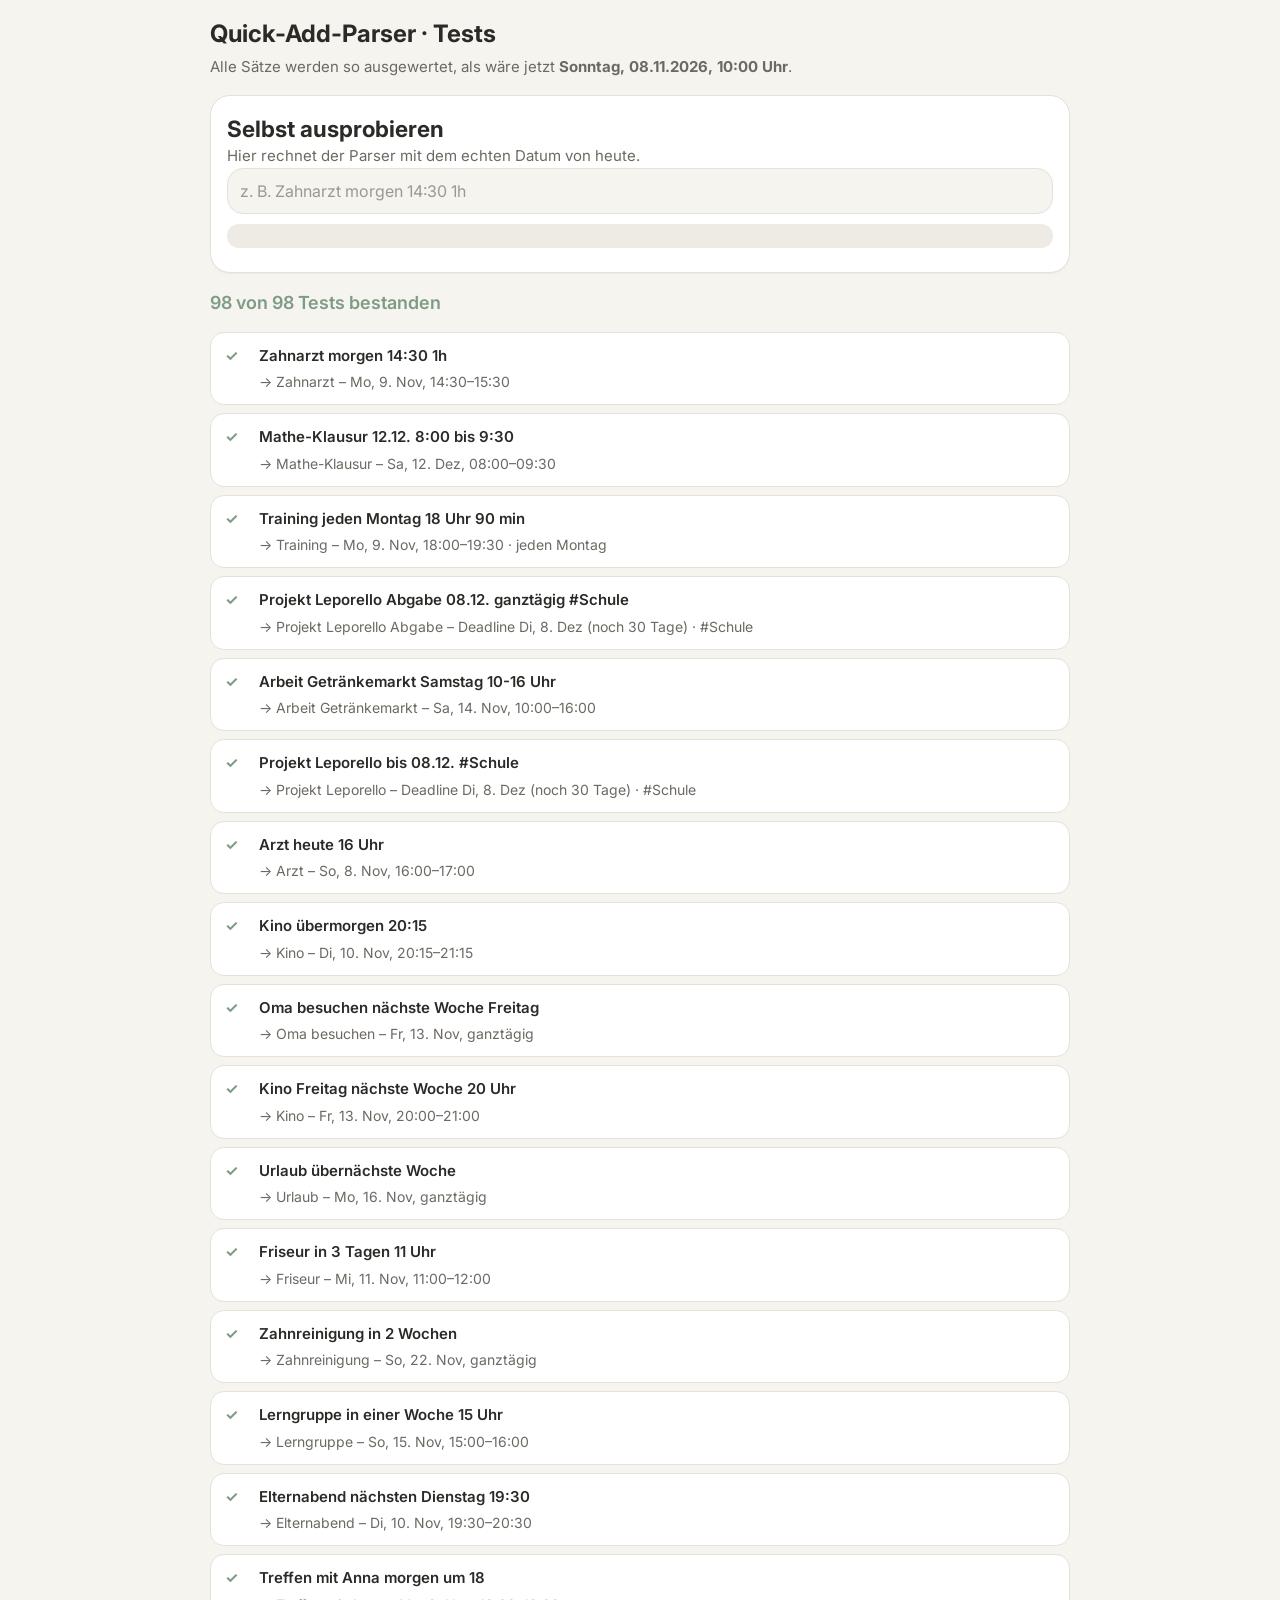
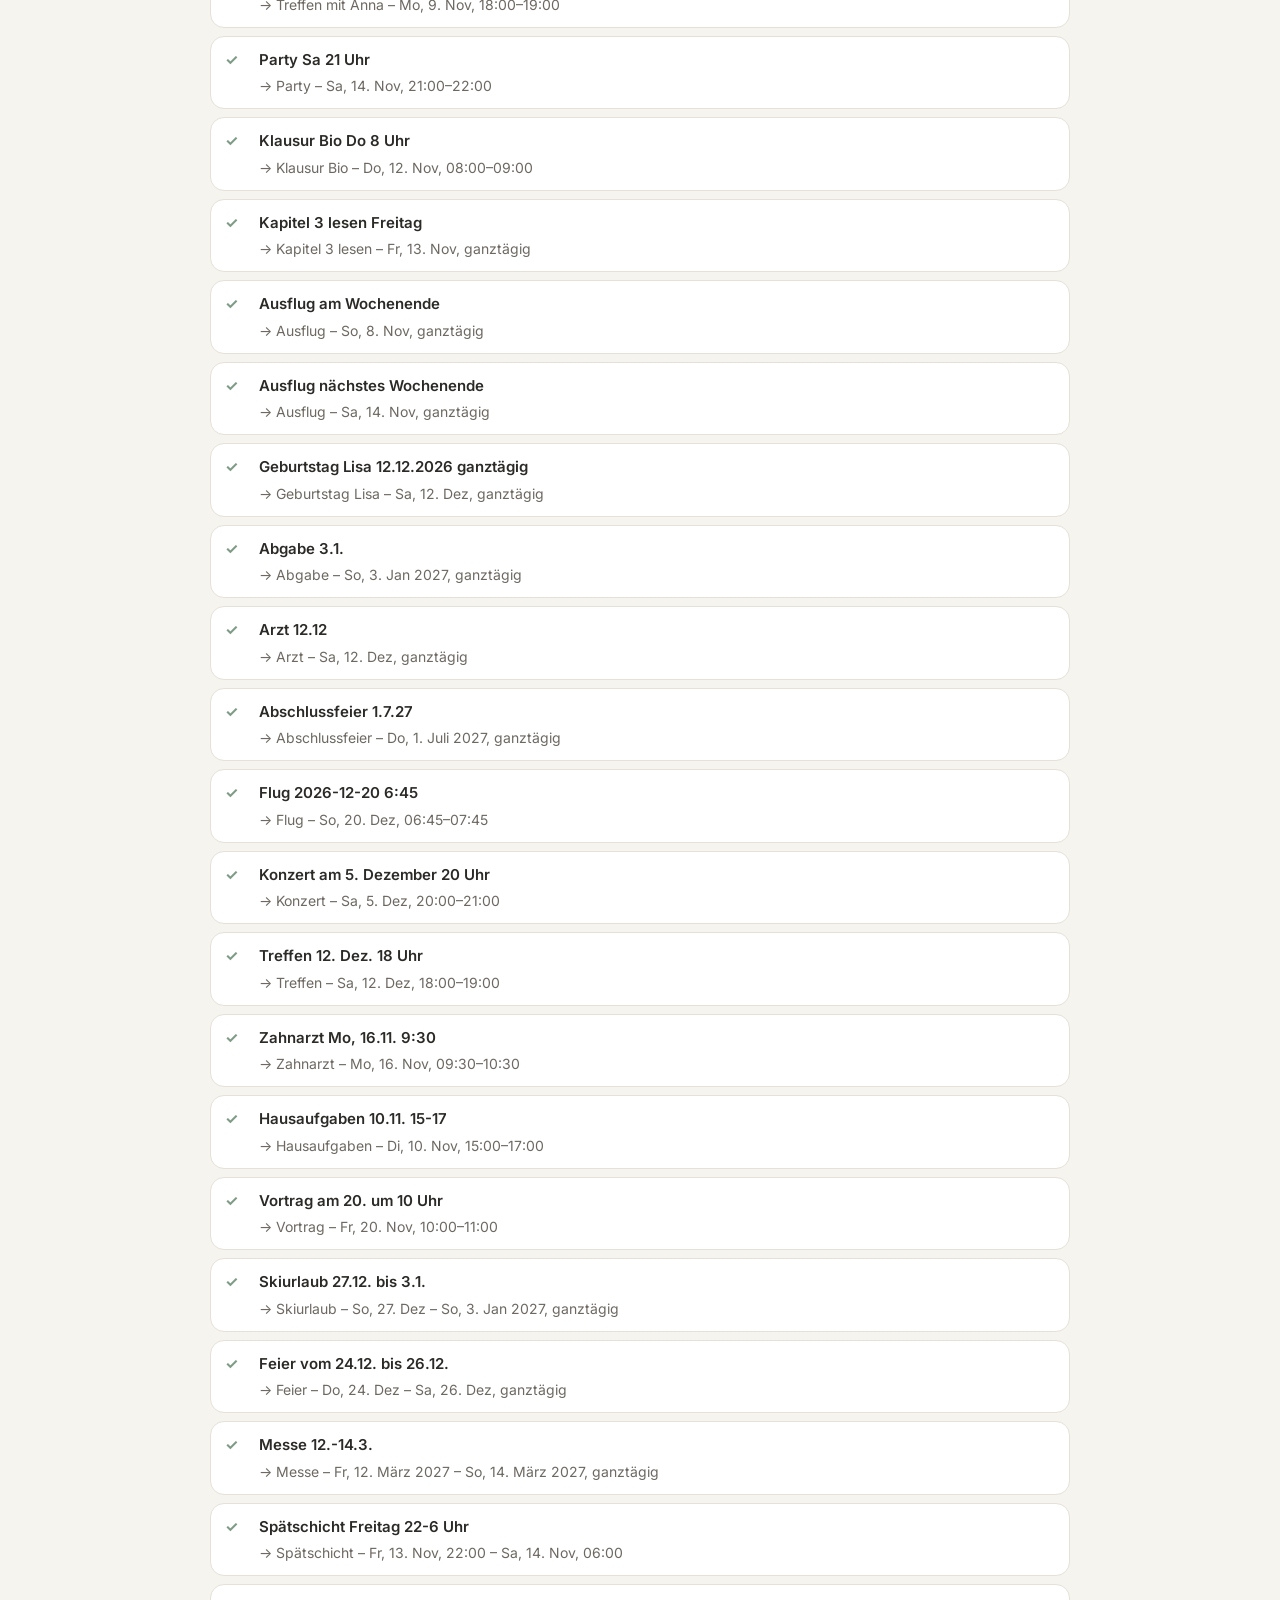
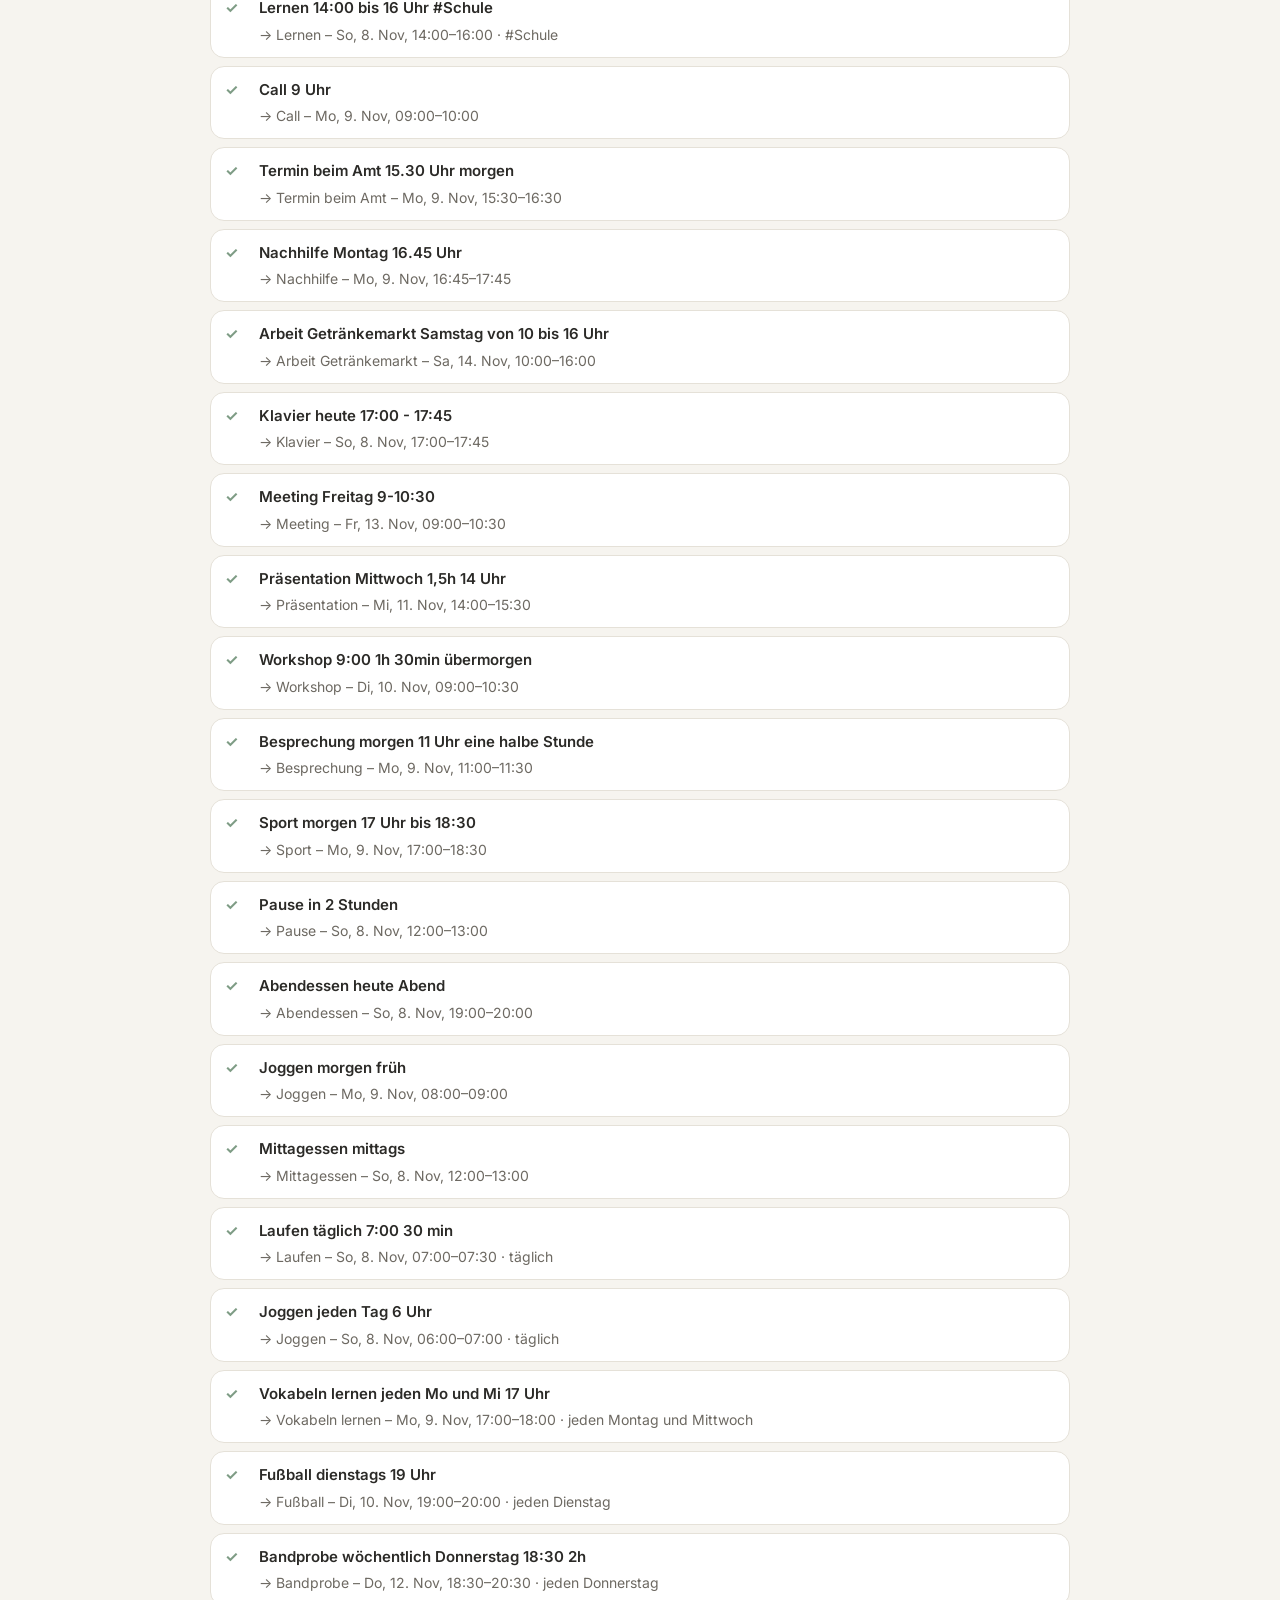
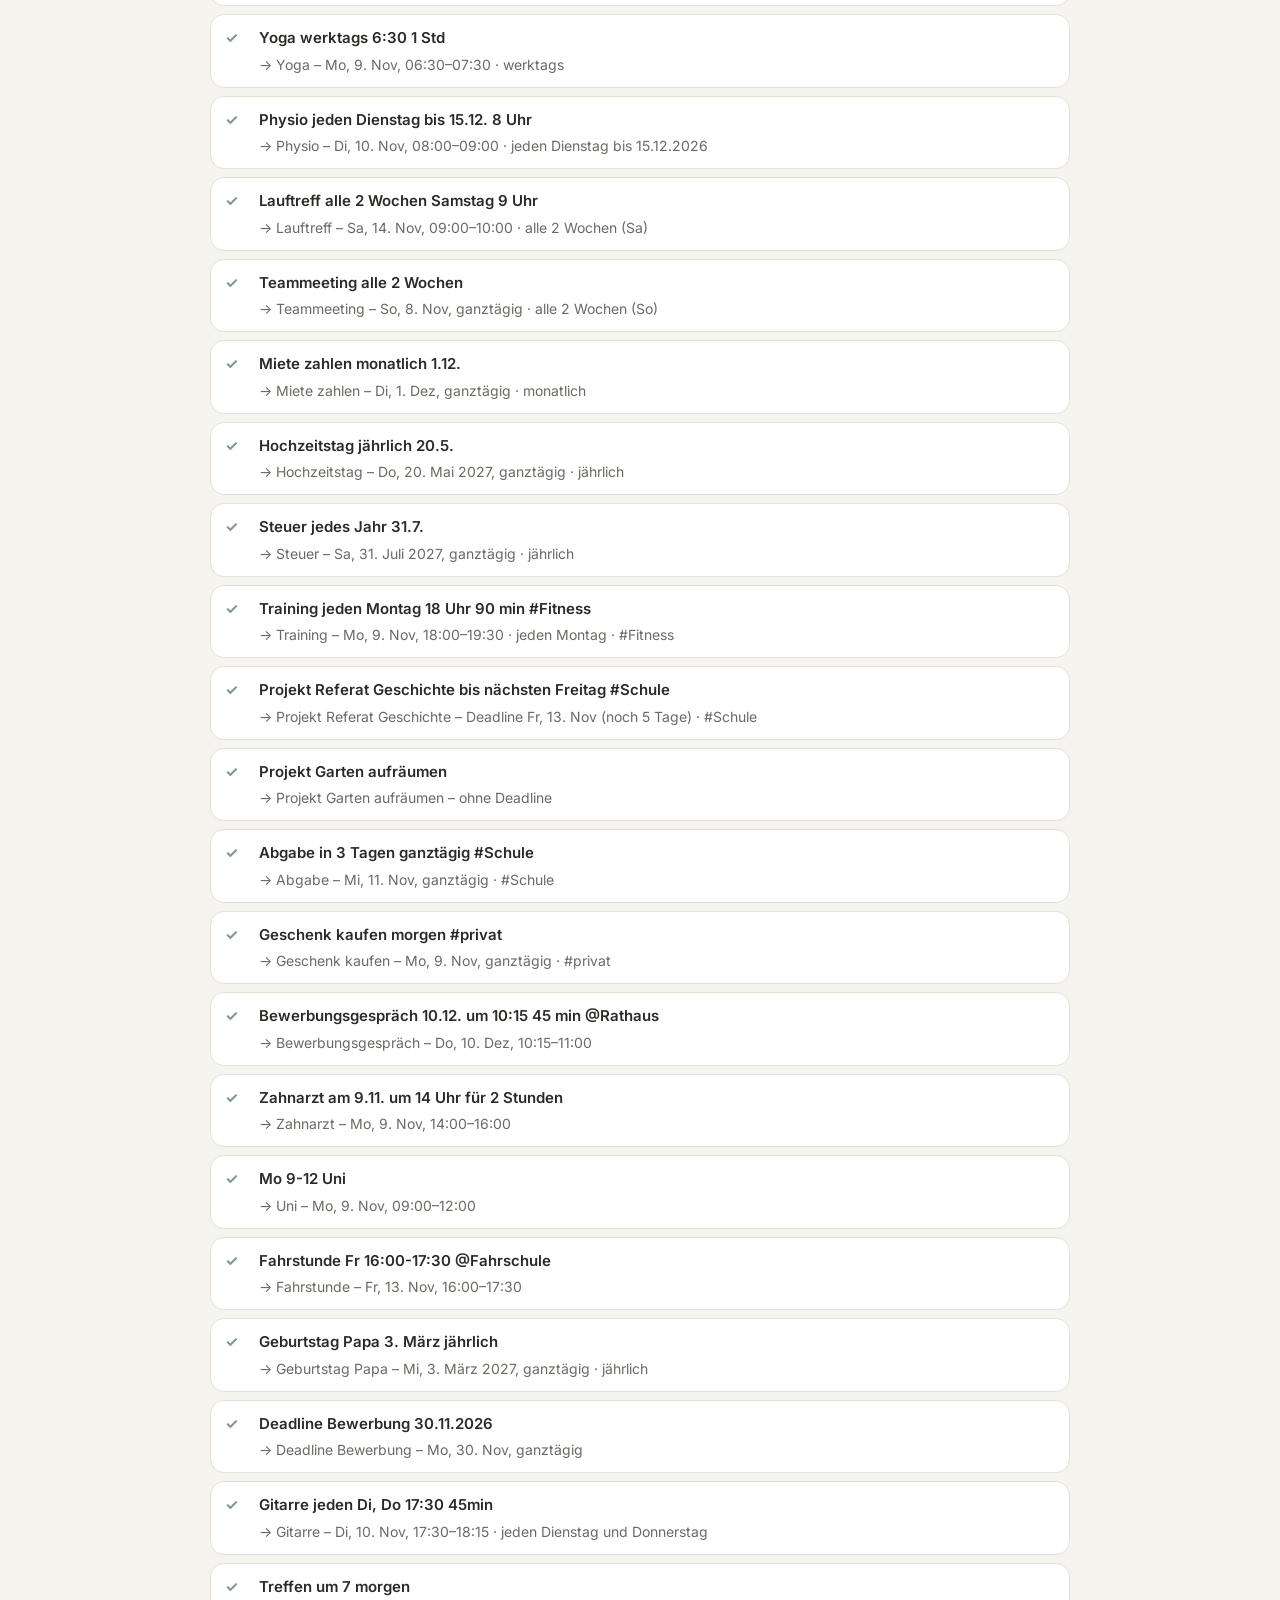
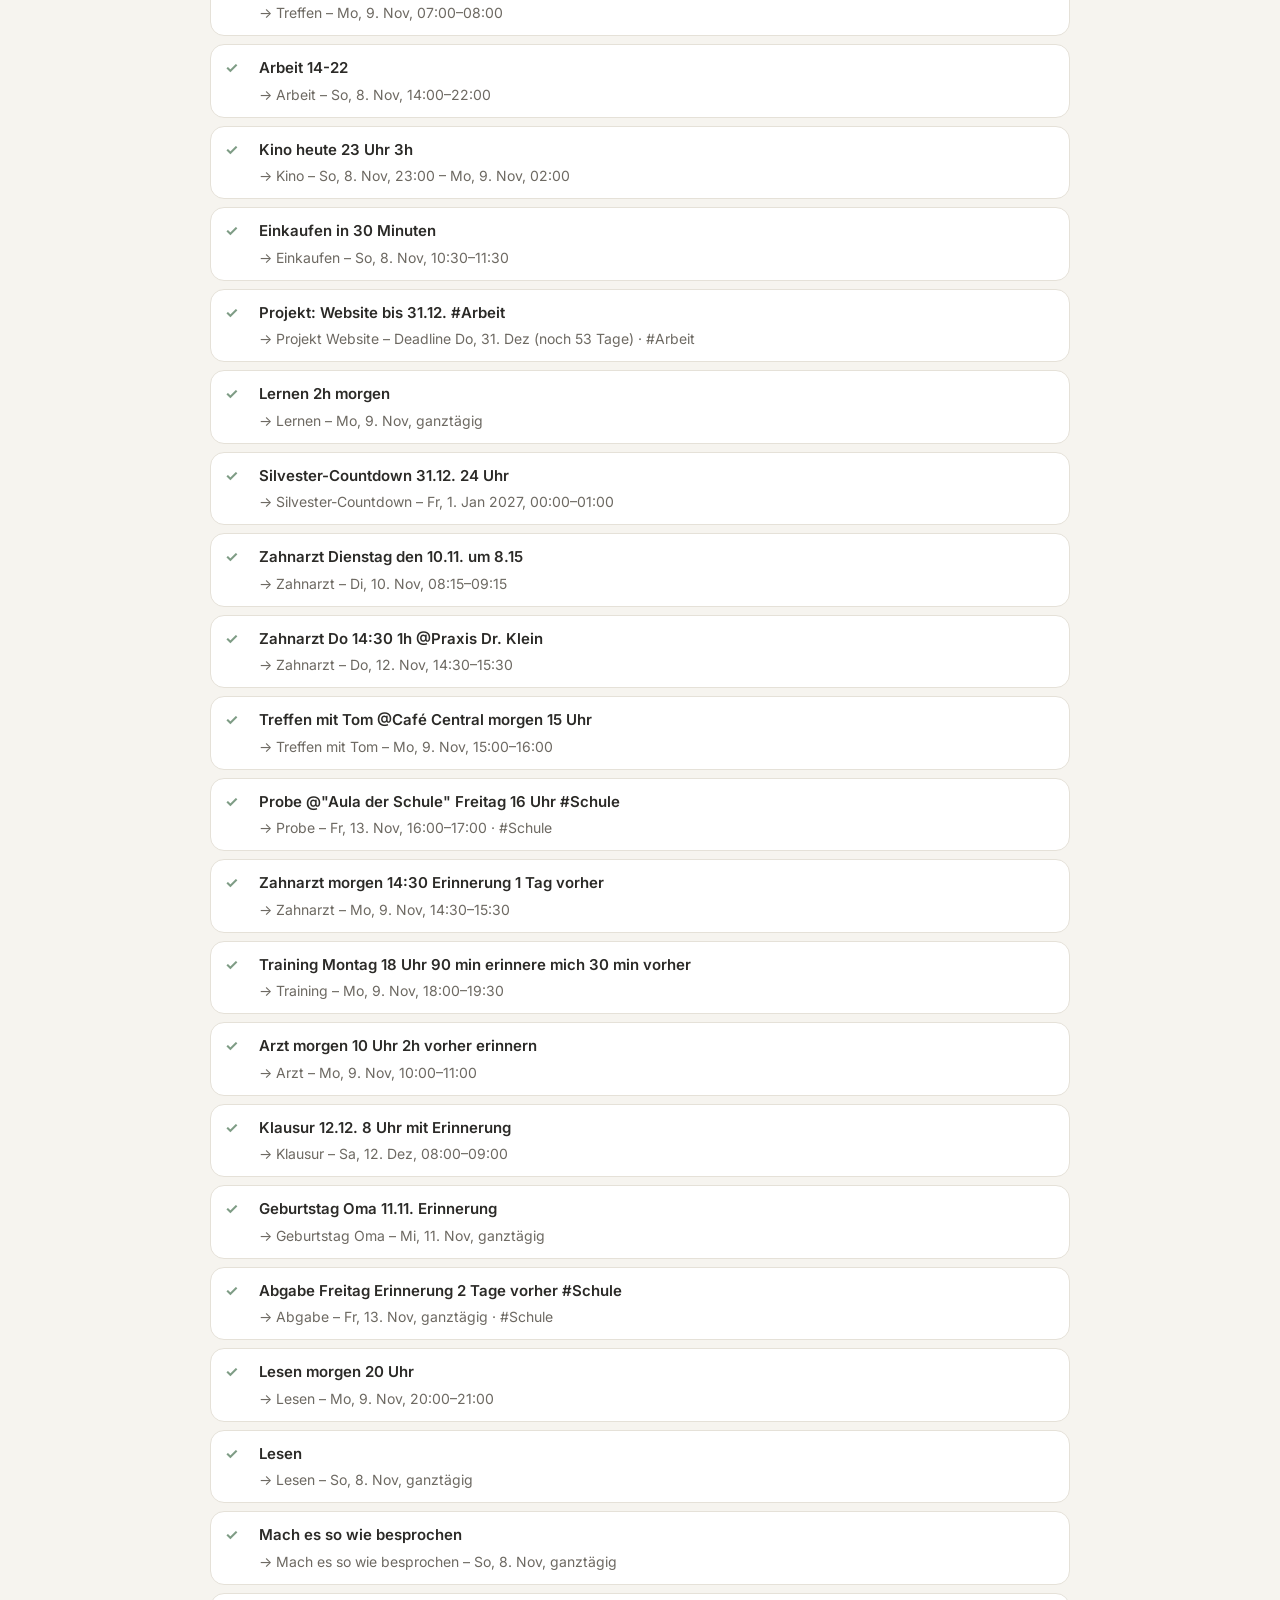
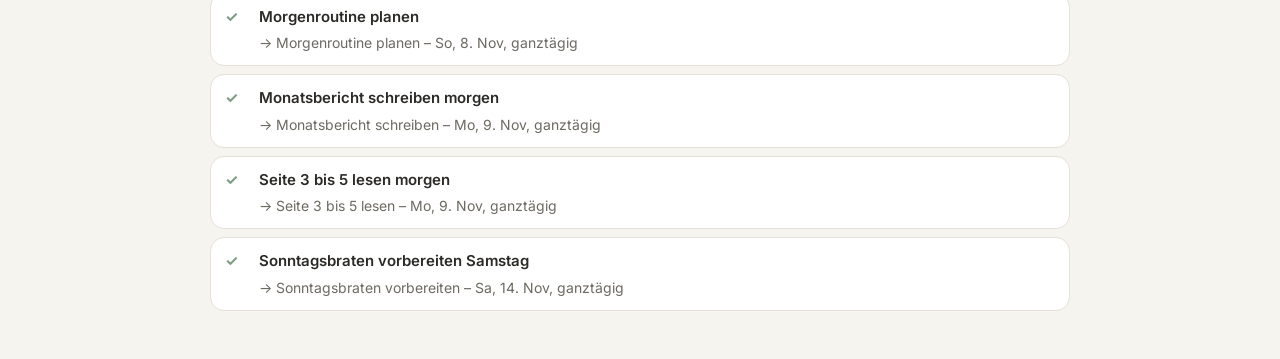
<file: tests/parser-tests.html>
<!DOCTYPE html>
<!--
  Testseite für den Quick-Add-Parser des Kalenders.
  Öffnen: Doppelklick auf diese Datei.
  Grün = Satz wird richtig erkannt, Rot = Abweichung.
  Unten kannst du eigene Sätze ausprobieren.
-->
<html lang="de">
<head>
  <meta charset="UTF-8">
  <meta name="viewport" content="width=device-width, initial-scale=1">
  <title>Parser-Tests – Habit Tracker</title>
  <link rel="stylesheet" href="https://fonts.googleapis.com/css2?family=Inter:wght@400;500;600;700&display=swap">
  <link rel="stylesheet" href="../styles.css">
  <style>
    /* Nur für diese Testseite – nutzt die Design-Variablen der App */
    body { padding: var(--abstand-l, 24px) 16px 48px; }
    .test-rahmen { max-width: 860px; margin: 0 auto; display: grid; gap: 16px; }
    .test-kopf h1 { margin: 0 0 4px; font-size: 1.5rem; }
    .test-kopf p { margin: 0; color: var(--text-2); }
    .test-zusammenfassung { font-weight: 600; font-size: 1.125rem; }
    .test-zusammenfassung.ok { color: var(--farbe-salbei); }
    .test-zusammenfassung.fehler { color: var(--farbe-koralle); }
    .test-liste { display: grid; gap: 8px; }
    .test-fall { display: grid; grid-template-columns: 24px 1fr; gap: 4px 10px; padding: 12px 14px;
      border: 1px solid var(--linie); border-radius: 14px; background: var(--flaeche); }
    .test-fall .zeichen { font-weight: 700; }
    .test-fall.ok .zeichen { color: var(--farbe-salbei); }
    .test-fall.fehler { border-color: var(--farbe-koralle); }
    .test-fall.fehler .zeichen { color: var(--farbe-koralle); }
    .test-satz { font-weight: 600; }
    .test-ergebnis, .test-abweichung { grid-column: 2; font-size: 0.875rem; color: var(--text-2); }
    .test-abweichung { color: var(--farbe-koralle); }
    .test-probe input { width: 100%; }
    .test-probe pre { white-space: pre-wrap; font-size: 0.8125rem; background: var(--flaeche-2);
      border-radius: 14px; padding: 12px; margin: 10px 0 0; overflow-x: auto; }
    .test-vorschau { font-weight: 600; margin-top: 10px; }
  </style>
</head>
<body>
  <main class="test-rahmen">
    <div class="test-kopf">
      <h1>Quick-Add-Parser · Tests</h1>
      <p>Alle Sätze werden so ausgewertet, als wäre jetzt <strong>Sonntag, 08.11.2026, 10:00 Uhr</strong>.</p>
    </div>

    <section class="karte test-probe">
      <h2 style="margin-top:0">Selbst ausprobieren</h2>
      <p style="color:var(--text-2);margin-top:0">Hier rechnet der Parser mit dem echten Datum von heute.</p>
      <input id="probe" class="eingabe" type="text" placeholder="z. B. Zahnarzt morgen 14:30 1h" autocomplete="off">
      <div class="test-vorschau" id="probe-vorschau"></div>
      <pre id="probe-ergebnis"></pre>
    </section>

    <div class="test-zusammenfassung" id="zusammenfassung"></div>
    <div class="test-liste" id="liste"></div>
  </main>

  <script src="../calendar-parser.js"></script>
  <script src="parser-tests.js"></script>
  <script>
    // Hell/Dunkel wie im System
    if (matchMedia('(prefers-color-scheme: dark)').matches) document.documentElement.dataset.theme = 'dark';

    const esc = t => String(t).replace(/[&<>"]/g, z => ({ '&': '&amp;', '<': '&lt;', '>': '&gt;', '"': '&quot;' }[z]));

    // Alle Tests ausführen und anzeigen
    let bestanden = 0;
    const html = TESTFAELLE.map(fall => {
      let ergebnis, fehler;
      try {
        ({ ergebnis, fehler } = testPruefen(fall));
      } catch (f) {
        fehler = ['Absturz: ' + f.message];
      }
      if (!fehler.length) bestanden++;
      return `<div class="test-fall ${fehler.length ? 'fehler' : 'ok'}">
        <span class="zeichen">${fehler.length ? '✗' : '✓'}</span>
        <span class="test-satz">${esc(fall.satz)}</span>
        ${ergebnis ? `<span class="test-ergebnis">→ ${esc(QuickAdd.beschreibung(ergebnis, TEST_JETZT))}${ergebnis.kategorie ? ' · #' + esc(ergebnis.kategorie) : ''}</span>` : ''}
        ${fehler.map(f => `<span class="test-abweichung">${esc(f)}</span>`).join('')}
      </div>`;
    }).join('');
    document.getElementById('liste').innerHTML = html;
    const z = document.getElementById('zusammenfassung');
    z.textContent = `${bestanden} von ${TESTFAELLE.length} Tests bestanden`;
    z.className = 'test-zusammenfassung ' + (bestanden === TESTFAELLE.length ? 'ok' : 'fehler');

    // Eingabefeld zum Ausprobieren
    const probe = document.getElementById('probe');
    probe.addEventListener('input', () => {
      if (!probe.value.trim()) {
        document.getElementById('probe-vorschau').textContent = '';
        document.getElementById('probe-ergebnis').textContent = '';
        return;
      }
      const e = QuickAdd.parse(probe.value);
      document.getElementById('probe-vorschau').textContent = QuickAdd.beschreibung(e) + (e.kategorie ? ' · #' + e.kategorie : '');
      document.getElementById('probe-ergebnis').textContent = JSON.stringify(e, null, 2);
    });
  </script>
</body>
</html>
</file>
<file: styles.css>
/* =========================================================
   styles.css – So sieht die App aus

   Aufbau dieser Datei:
   1. DESIGN-EINSTELLUNGEN  ← Hier änderst du Farben, Schrift, Abstände
   2. Grundlagen
   3. Navigation
   4. Seiten-Bausteine (Karten, Knöpfe, Icons ...)
   5. Anpassungen für den Laptop
   ========================================================= */


/* =========================================================
   1. DESIGN-EINSTELLUNGEN
   Alles, was das Aussehen bestimmt, steht hier an EINER Stelle.
   ========================================================= */
:root {
  /* ---- Schrift ---- */
  --schrift: 'Inter', system-ui, -apple-system, 'Segoe UI', Roboto, sans-serif;
  --schrift-zitat: 'Lora', Georgia, 'Times New Roman', serif; /* nur für die Zitate der Weisheit */
  --schrift-klein: 0.8125rem;   /* 13px – kleine Hinweise */
  --schrift-normal: 0.9375rem;  /* 15px – normaler Text */
  --schrift-gross: 1.0625rem;   /* 17px – Überschriften in Karten */
  --schrift-titel: 1.625rem;    /* 26px – Seitentitel */

  /* ---- Abstände ---- */
  --abstand-xs: 4px;
  --abstand-s: 8px;
  --abstand-m: 12px;
  --abstand-l: 16px;
  --abstand-xl: 24px;
  --abstand-xxl: 36px;

  /* ---- Rundungen der Ecken ---- */
  --rundung-klein: 10px;
  --rundung: 16px;
  --rundung-gross: 20px;
  --rundung-voll: 999px;

  /* ---- Animationen ---- */
  --dauer-kurz: 150ms;
  --dauer: 260ms;
  --kurve: cubic-bezier(0.2, 0.8, 0.2, 1);

  /* ---- Maße ---- */
  --navi-hoehe: 64px;           /* Höhe der unteren Leiste am Handy */
  --seitenleiste-breite: 232px; /* Breite der linken Leiste am Laptop */
  --inhalt-breite: 640px;       /* maximale Breite des Inhalts */

  /* ---- Kategorie-Farben (matt & gedämpft) ----
     Jede Kategorie bekommt eine dieser Farben.
     Neue Farbe? Hier eintragen UND in config.js bei "farben" ergänzen. */
  --farbe-salbei: #7e9c85;
  --farbe-terrakotta: #c2785b;
  --farbe-staubblau: #6e8dad;
  --farbe-sand: #bf9f72;
  --farbe-pflaume: #8c6889;
  --farbe-ocker: #c09538;
  --farbe-moos: #74844f;
  --farbe-rose: #bf8790;
  --farbe-petrol: #4e8789;
  --farbe-lavendel: #8e86b3;
  --farbe-ton: #a0735c;
  --farbe-schiefer: #6c7684;
  --farbe-koralle: #cc8670;
  --farbe-minze: #72a493;

  /* Wie stark die runden Icon-Felder eingefärbt sind (0% = gar nicht) */
  --toenung: 15%;

  /* ---- Farben im HELLEN Modus ---- */
  --hintergrund: #f6f4ef;   /* Seitenhintergrund (warmes Off-White) */
  --flaeche: #ffffff;       /* Karten */
  --flaeche-2: #eeebe4;     /* leicht abgesetzte Flächen */
  --linie: #e5e1d8;         /* feine Trennlinien */
  --text: #2b2a27;          /* Haupttext */
  --text-2: #6d6962;        /* Nebentext */
  --text-3: #9d988f;        /* ganz leiser Text */
  --akzent: var(--farbe-salbei);  /* Hauptfarbe der App */
  --akzent-text: #557360;   /* Akzentfarbe für Schrift (etwas dunkler, gut lesbar) */
  --auf-akzent: #ffffff;    /* Schrift auf akzentfarbigen Knöpfen */
  --gefahr: #b4614b;        /* für "Löschen" & Warnungen */
  --jetzt-linie: var(--gefahr); /* Strich für die aktuelle Uhrzeit im Kalender */
  --schatten: 0 1px 2px rgba(45, 38, 25, 0.04);
  color-scheme: light;
}

/* ---- Farben im DUNKLEN Modus ----
   app.js setzt data-theme="dark", wenn Dunkel gewählt ist
   (oder "System" und das Handy/der Laptop gerade dunkel ist). */
:root[data-theme="dark"] {
  --hintergrund: #191a19;
  --flaeche: #222422;
  --flaeche-2: #2b2e2b;
  --linie: #323532;
  --text: #e8e6e1;
  --text-2: #a7a39b;
  --text-3: #75726c;
  --akzent-text: #a3c2ab;
  --auf-akzent: #161816;
  --gefahr: #d1836d;
  --toenung: 20%;
  --schatten: none;
  color-scheme: dark;
}


/* =========================================================
   2. Grundlagen
   ========================================================= */
*,
*::before,
*::after {
  box-sizing: border-box;
}

html {
  -webkit-text-size-adjust: 100%;
}

body {
  margin: 0;
  min-height: 100vh;
  background: var(--hintergrund);
  color: var(--text);
  font-family: var(--schrift);
  font-size: var(--schrift-normal);
  line-height: 1.5;
  -webkit-font-smoothing: antialiased;
  -webkit-tap-highlight-color: transparent;
  transition: background-color var(--dauer) ease, color var(--dauer) ease;
}

h1, h2, h3, p {
  margin: 0;
}

button {
  font: inherit;
  color: inherit;
}

/* Sichtbarer Rahmen, wenn man mit der Tastatur bedient */
:focus-visible {
  outline: 2px solid var(--akzent);
  outline-offset: 2px;
}

[hidden] {
  display: none !important;
}

/* Icons haben immer eine einheitliche Strichstärke */
svg.lucide {
  stroke-width: 2;
  flex-shrink: 0;
}


/* =========================================================
   3. Navigation (am Handy: Leiste unten)
   ========================================================= */
.navigation {
  position: fixed;
  left: 0;
  right: 0;
  bottom: 0;
  z-index: 20;
  display: flex;
  justify-content: space-around;
  height: calc(var(--navi-hoehe) + env(safe-area-inset-bottom));
  padding-bottom: env(safe-area-inset-bottom);
  background: var(--flaeche);
  border-top: 1px solid var(--linie);
}

/* Logo-Zeile – nur am Laptop sichtbar */
.navigation-marke {
  display: none;
}

.navi-punkt {
  flex: 1;
  display: flex;
  flex-direction: column;
  align-items: center;
  justify-content: center;
  gap: 2px;
  color: var(--text-3);
  text-decoration: none;
  font-size: 0.6875rem;
  font-weight: 500;
  transition: color var(--dauer-kurz) ease;
}

.navi-icon {
  display: grid;
  place-items: center;
  width: 52px;
  height: 30px;
  border-radius: var(--rundung-voll);
  transition: background-color var(--dauer) var(--kurve);
}

.navi-icon svg {
  width: 21px;
  height: 21px;
}

.navi-punkt.aktiv {
  color: var(--text);
}

.navi-punkt.aktiv .navi-icon {
  color: var(--akzent-text);
  background: color-mix(in srgb, var(--akzent) var(--toenung), transparent);
}


/* =========================================================
   4. Seiten-Bausteine
   ========================================================= */
.inhalt {
  max-width: var(--inhalt-breite);
  margin: 0 auto;
  padding: var(--abstand-xl) var(--abstand-l);
  padding-top: calc(var(--abstand-xl) + env(safe-area-inset-top));
  padding-bottom: calc(var(--navi-hoehe) + env(safe-area-inset-bottom) + var(--abstand-xl));
}

.seite {
  display: flex;
  flex-direction: column;
  gap: var(--abstand-l);
  animation: einblenden var(--dauer) var(--kurve);
}

@keyframes einblenden {
  from { opacity: 0; transform: translateY(6px); }
  to   { opacity: 1; transform: none; }
}

/* ---- Seitenkopf (Titel + Untertitel) ---- */
.seiten-kopf {
  padding: var(--abstand-s) var(--abstand-xs) var(--abstand-xs);
}

.seiten-kopf h1 {
  font-size: var(--schrift-titel);
  font-weight: 700;
  letter-spacing: -0.02em;
  line-height: 1.2;
}

.seiten-kopf p {
  margin-top: var(--abstand-xs);
  color: var(--text-2);
}

/* ---- Karte (weiße Fläche mit feiner Linie) ---- */
.karte {
  background: var(--flaeche);
  border: 1px solid var(--linie);
  border-radius: var(--rundung-gross);
  padding: var(--abstand-l) var(--abstand-l) var(--abstand-xl);
  box-shadow: var(--schatten);
}

.karten-titel {
  font-size: var(--schrift-gross);
  font-weight: 600;
  letter-spacing: -0.01em;
}

.karten-text {
  margin-top: var(--abstand-xs);
  color: var(--text-2);
  font-size: var(--schrift-klein);
}

.karte > * + .auswahl-gruppe,
.karte > * + .farb-raster {
  margin-top: var(--abstand-l);
}

/* ---- Rundes, eingefärbtes Icon-Feld ----
   Die Farbe kommt von der Variable --kat (z. B. style="--kat: var(--farbe-salbei)"). */
.icon-feld {
  display: grid;
  place-items: center;
  width: 40px;
  height: 40px;
  border-radius: var(--rundung-voll);
  color: var(--kat, var(--akzent));
  background: color-mix(in srgb, var(--kat, var(--akzent)) var(--toenung), transparent);
  flex-shrink: 0;
}

.icon-feld svg {
  width: 20px;
  height: 20px;
}

.icon-feld.gross {
  width: 56px;
  height: 56px;
}

.icon-feld.gross svg {
  width: 26px;
  height: 26px;
}

/* ---- Auswahl-Knöpfe nebeneinander (z. B. System / Hell / Dunkel) ---- */
.auswahl-gruppe {
  display: flex;
  gap: var(--abstand-xs);
  padding: var(--abstand-xs);
  background: var(--flaeche-2);
  border-radius: var(--rundung);
}

.auswahl-knopf {
  flex: 1;
  display: flex;
  align-items: center;
  justify-content: center;
  gap: 6px;
  min-width: 0;
  min-height: 42px;
  padding: var(--abstand-s);
  border: 0;
  border-radius: var(--rundung-klein);
  background: transparent;
  color: var(--text-2);
  font-weight: 500;
  cursor: pointer;
  transition: background-color var(--dauer-kurz) ease, color var(--dauer-kurz) ease;
}

.auswahl-knopf svg {
  width: 17px;
  height: 17px;
}

.auswahl-knopf.aktiv,
.auswahl-knopf:has(input:checked) {
  background: var(--flaeche);
  color: var(--text);
  box-shadow: 0 0 0 1px var(--linie);
}

/* Bei Formularen steckt im Knopf ein unsichtbares Auswahlfeld */
.auswahl-knopf {
  position: relative;
}

.auswahl-knopf:has(input:focus-visible) {
  outline: 2px solid var(--akzent);
  outline-offset: 1px;
}

/* ---- Fortschrittsring ---- */
.ring-karte {
  display: flex;
  align-items: center;
  gap: var(--abstand-xl);
  padding-bottom: var(--abstand-l);
}

.ring {
  position: relative;
  width: 112px;
  height: 112px;
  flex-shrink: 0;
}

.ring svg {
  width: 100%;
  height: 100%;
  transform: rotate(-90deg);
}

.ring circle {
  fill: none;
  stroke-width: 10;
}

.ring-spur {
  stroke: var(--flaeche-2);
}

.ring-balken {
  stroke: var(--akzent);
  stroke-linecap: round;
  transition: stroke-dashoffset 600ms var(--kurve), opacity var(--dauer-kurz) ease;
}

.ring-text {
  position: absolute;
  inset: 0;
  display: flex;
  flex-direction: column;
  align-items: center;
  justify-content: center;
  line-height: 1.1;
}

.ring-text strong {
  font-size: 1.5rem;
  font-weight: 700;
  letter-spacing: -0.02em;
}

.ring-text span {
  color: var(--text-3);
  font-size: 0.75rem;
}

/* ---- Leerer Zustand / Platzhalter ---- */
.leer {
  display: flex;
  flex-direction: column;
  align-items: center;
  gap: var(--abstand-s);
  padding: var(--abstand-xxl) var(--abstand-l);
  text-align: center;
}

.leer .icon-feld {
  margin-bottom: var(--abstand-s);
}

.leer p {
  max-width: 34ch;
  color: var(--text-2);
  font-size: var(--schrift-klein);
}

/* ---- Farbpalette (Vorschau in den Einstellungen) ---- */
.farb-raster {
  display: grid;
  grid-template-columns: repeat(auto-fill, minmax(132px, 1fr));
  gap: var(--abstand-s);
}

.farb-muster {
  display: flex;
  align-items: center;
  gap: var(--abstand-m);
  padding: var(--abstand-s);
  border-radius: var(--rundung);
  background: var(--flaeche-2);
  font-size: var(--schrift-klein);
  font-weight: 500;
}

.farb-muster .icon-feld {
  width: 34px;
  height: 34px;
  background: color-mix(in srgb, var(--kat) var(--toenung), var(--flaeche));
}

.farb-muster .icon-feld svg {
  width: 17px;
  height: 17px;
}

.fusszeile {
  padding: var(--abstand-s);
  color: var(--text-3);
  font-size: 0.75rem;
  text-align: center;
}

/* ---- Knöpfe ---- */
.knopf {
  display: inline-flex;
  align-items: center;
  justify-content: center;
  gap: var(--abstand-s);
  min-height: 46px;
  padding: 0 var(--abstand-xl);
  border: 0;
  border-radius: var(--rundung);
  background: var(--akzent);
  color: var(--auf-akzent);
  font-weight: 600;
  cursor: pointer;
  transition: transform var(--dauer-kurz) ease, background-color var(--dauer-kurz) ease;
}

.knopf:active {
  transform: scale(0.98);
}

.knopf svg {
  width: 18px;
  height: 18px;
}

.knopf.zweit {
  background: var(--flaeche-2);
  color: var(--text);
}

.knopf.gefahr {
  padding: 0 var(--abstand-m);
  background: transparent;
  color: var(--gefahr);
}

.knopf.warnung {
  background: var(--gefahr);
  color: var(--auf-akzent);
}

.knopf.gestrichelt {
  background: transparent;
  border: 1.5px dashed var(--linie);
  color: var(--text-2);
}

.knopf.gestrichelt:hover {
  border-color: var(--text-3);
  color: var(--text);
}

.knopf.breit {
  width: 100%;
}

/* Runder Knopf nur mit Icon (z. B. "Schließen") */
.icon-knopf {
  display: grid;
  place-items: center;
  width: 38px;
  height: 38px;
  border: 0;
  border-radius: var(--rundung-voll);
  background: transparent;
  color: var(--text-2);
  cursor: pointer;
}

.icon-knopf:hover {
  background: var(--flaeche-2);
  color: var(--text);
}

.icon-knopf svg {
  width: 20px;
  height: 20px;
}

/* ---- Hinweiszeile unter dem Seitentitel ---- */
.seiten-hinweis {
  display: flex;
  gap: var(--abstand-s);
  padding: 0 var(--abstand-xs);
  color: var(--text-3);
  font-size: var(--schrift-klein);
}

.seiten-hinweis svg {
  width: 15px;
  height: 15px;
  margin-top: 2px;
  vertical-align: -2px;
}

.seiten-hinweis span svg {
  margin: 0;
}

/* ---- Karte als Link (z. B. in den Einstellungen) ---- */
.link-karte {
  display: flex;
  align-items: center;
  gap: var(--abstand-m);
  padding-bottom: var(--abstand-l);
  color: inherit;
  text-decoration: none;
}

.link-karte > svg {
  width: 20px;
  height: 20px;
  margin-left: auto;
  color: var(--text-3);
}

/* ---- Titel + Untertitel nebeneinander mit Icon ---- */
.titel-text {
  display: flex;
  flex-direction: column;
  min-width: 0;
  line-height: 1.3;
}

.titel-text strong {
  overflow: hidden;
  font-weight: 600;
  text-overflow: ellipsis;
  white-space: nowrap;
}

.titel-text small {
  margin-top: 2px;
  color: var(--text-2);
  font-size: var(--schrift-klein);
}

/* ---- Kategorien & Gewohnheiten (Seite "Gewohnheiten") ---- */
.kategorie-liste {
  display: flex;
  flex-direction: column;
  gap: var(--abstand-m);
}

.kategorie {
  padding: var(--abstand-s) var(--abstand-s) var(--abstand-xs);
}

.kategorie-kopf,
.gewohnheit-zeile {
  display: flex;
  align-items: center;
}

/* Griff zum Ziehen (⋮⋮) */
.griff {
  display: grid;
  place-items: center;
  align-self: stretch;
  width: 30px;
  color: var(--text-3);
  cursor: grab;
  touch-action: none;
}

.griff svg {
  width: 18px;
  height: 18px;
}

/* Die ganze Zeile ist ein Knopf zum Bearbeiten */
.zeilen-knopf {
  flex: 1;
  display: flex;
  align-items: center;
  gap: var(--abstand-m);
  min-width: 0;
  padding: var(--abstand-s) var(--abstand-s) var(--abstand-s) var(--abstand-xs);
  border: 0;
  border-radius: var(--rundung-klein);
  background: transparent;
  text-align: left;
  cursor: pointer;
}

.zeilen-knopf:hover {
  background: var(--flaeche-2);
}

.zeilen-knopf .titel-text {
  flex: 1;
}

.bearbeiten-zeichen,
.ausgeblendet-zeichen {
  display: grid;
  color: var(--text-3);
}

.bearbeiten-zeichen svg,
.ausgeblendet-zeichen svg {
  width: 17px;
  height: 17px;
}

.gewohnheit-liste {
  min-height: 12px; /* damit man auch in leere Kategorien ziehen kann */
  margin: var(--abstand-xs) 0 0;
  padding: 0;
  list-style: none;
  border-top: 1px solid var(--linie);
}

.gewohnheit-zeile {
  border-bottom: 1px solid var(--linie);
  background: var(--flaeche);
}

.icon-feld.klein {
  width: 34px;
  height: 34px;
}

.icon-feld.klein svg {
  width: 17px;
  height: 17px;
}

.neue-gewohnheit {
  display: flex;
  align-items: center;
  gap: var(--abstand-s);
  width: 100%;
  padding: var(--abstand-m) var(--abstand-s) var(--abstand-m) 36px;
  border: 0;
  border-radius: var(--rundung-klein);
  background: transparent;
  color: var(--text-2);
  font-size: var(--schrift-klein);
  font-weight: 500;
  cursor: pointer;
}

.neue-gewohnheit:hover {
  color: var(--text);
}

.neue-gewohnheit svg {
  width: 17px;
  height: 17px;
  color: var(--kat);
}

/* Ausgeblendetes wird blasser angezeigt */
.ist-ausgeblendet .icon-feld,
.ist-ausgeblendet .titel-text {
  opacity: 0.45;
}

/* Beim Ziehen */
.zieh-geist {
  opacity: 0.35;
}

.zieh-gewaehlt {
  box-shadow: 0 6px 20px rgba(0, 0, 0, 0.08);
}

/* ---- Fenster (Dialog), das von unten hochfährt ---- */
dialog.blatt {
  width: 100%;
  max-width: 100%;
  max-height: 92vh;
  margin: auto 0 0;
  padding: 0;
  border: 0;
  border-radius: var(--rundung-gross) var(--rundung-gross) 0 0;
  background: var(--flaeche);
  color: var(--text);
  overflow: hidden;
  outline: none;
}

dialog.blatt[open] {
  display: flex;
  flex-direction: column;
  animation: blatt-rein var(--dauer) var(--kurve);
}

dialog.blatt::backdrop {
  background: rgba(20, 18, 15, 0.4);
}

@keyframes blatt-rein {
  from { transform: translateY(40px); opacity: 0; }
  to   { transform: none; opacity: 1; }
}

.blatt-kopf {
  display: flex;
  align-items: center;
  justify-content: space-between;
  padding: var(--abstand-m) var(--abstand-m) var(--abstand-xs) var(--abstand-l);
}

.blatt-kopf h2 {
  font-size: var(--schrift-gross);
  font-weight: 600;
}

.blatt-inhalt {
  flex: 1;
  min-height: 0;
  overflow-y: auto;
  padding: var(--abstand-s) var(--abstand-l) calc(var(--abstand-xl) + env(safe-area-inset-bottom));
}

.bestaetigung {
  padding-top: var(--abstand-xl);
}

.bestaetigung p {
  margin-bottom: var(--abstand-xl);
}

.bestaetigung .formular-knoepfe .knopf {
  flex: 1;
}

/* ---- Formulare ---- */
.formular {
  display: flex;
  flex-direction: column;
  gap: var(--abstand-xl);
}

.feld {
  display: flex;
  flex-direction: column;
  gap: var(--abstand-s);
  min-width: 0;
}

.feld-titel {
  color: var(--text-2);
  font-size: var(--schrift-klein);
  font-weight: 600;
}

.hinweis {
  color: var(--text-3);
  font-size: 0.75rem;
}

.eingabe {
  width: 100%;
  min-height: 46px;
  padding: 0 var(--abstand-m);
  border: 1px solid var(--linie);
  border-radius: var(--rundung);
  background: var(--hintergrund);
  color: var(--text);
  font: inherit;
  font-size: 16px; /* verhindert das automatische Hineinzoomen am iPhone */
}

.eingabe:focus {
  outline: none;
  border-color: var(--akzent);
}

.eingabe::placeholder {
  color: var(--text-3);
}

.feld-reihe {
  display: grid;
  grid-template-columns: 1fr 1fr;
  gap: var(--abstand-m);
}

.anzahl-zeile {
  display: flex;
  align-items: center;
  gap: var(--abstand-m);
  color: var(--text-2);
}

.anzahl-zeile .eingabe {
  width: 88px;
  text-align: center;
}

/* Unsichtbare Auswahlfelder (man klickt auf das, was daneben gezeichnet ist) */
.auswahl-knopf input,
.farb-punkt input,
.icon-option input,
.tag-chip input {
  position: absolute;
  opacity: 0;
  pointer-events: none;
}

/* Farbtupfer */
.farb-auswahl {
  display: flex;
  flex-wrap: wrap;
  gap: var(--abstand-s);
}

.farb-punkt {
  position: relative;
  cursor: pointer;
}

.farb-punkt span {
  display: block;
  width: 34px;
  height: 34px;
  border-radius: var(--rundung-voll);
  background: var(--kat);
  transition: box-shadow var(--dauer-kurz) ease;
}

.farb-punkt input:checked + span {
  box-shadow: 0 0 0 3px var(--flaeche), 0 0 0 5px var(--kat);
}

.farb-punkt input:focus-visible + span,
.icon-option input:focus-visible + .icon-feld,
.tag-chip input:focus-visible + span {
  outline: 2px solid var(--text);
  outline-offset: 2px;
}

/* Icon-Raster */
.icon-auswahl {
  display: grid;
  grid-template-columns: repeat(auto-fill, minmax(44px, 1fr));
  gap: var(--abstand-xs);
  max-height: 188px;
  padding: var(--abstand-s);
  overflow-y: auto;
  border: 1px solid var(--linie);
  border-radius: var(--rundung);
}

.icon-option {
  position: relative;
  display: grid;
  place-items: center;
  cursor: pointer;
}

.icon-option .icon-feld {
  width: 42px;
  height: 42px;
  background: transparent;
  color: var(--text-2);
}

.icon-option input:checked + .icon-feld {
  background: color-mix(in srgb, var(--kat) var(--toenung), transparent);
  color: var(--kat);
  box-shadow: inset 0 0 0 1.5px var(--kat);
}

/* Wochentage */
.wochentage {
  display: flex;
  gap: var(--abstand-xs);
}

.tag-chip {
  position: relative;
  flex: 1;
  cursor: pointer;
}

.tag-chip span {
  display: grid;
  place-items: center;
  height: 40px;
  border-radius: var(--rundung-klein);
  background: var(--flaeche-2);
  color: var(--text-2);
  font-size: var(--schrift-klein);
  font-weight: 600;
  transition: background-color var(--dauer-kurz) ease, color var(--dauer-kurz) ease;
}

.tag-chip input:checked + span {
  background: var(--kat);
  color: #fff;
}

/* Ein-/Aus-Schalter */
.schalter-zeile {
  display: flex;
  align-items: center;
  justify-content: space-between;
  gap: var(--abstand-l);
  padding: var(--abstand-m) var(--abstand-l);
  border-radius: var(--rundung);
  background: var(--flaeche-2);
  cursor: pointer;
}

.schalter-zeile .titel-text strong {
  white-space: normal;
}

input.schalter {
  position: relative;
  flex-shrink: 0;
  width: 46px;
  height: 28px;
  margin: 0;
  border-radius: var(--rundung-voll);
  background: var(--linie);
  appearance: none;
  -webkit-appearance: none;
  cursor: pointer;
  transition: background-color var(--dauer) var(--kurve);
}

input.schalter::after {
  content: '';
  position: absolute;
  top: 3px;
  left: 3px;
  width: 22px;
  height: 22px;
  border-radius: var(--rundung-voll);
  background: #fff;
  box-shadow: 0 1px 2px rgba(0, 0, 0, 0.15);
  transition: transform var(--dauer) var(--kurve);
}

input.schalter:checked {
  background: var(--akzent);
}

input.schalter:checked::after {
  transform: translateX(18px);
}

.formular-knoepfe {
  display: flex;
  gap: var(--abstand-s);
}

.formular-knoepfe .knopf[type="submit"] {
  flex: 1;
}

.fehler {
  color: var(--gefahr);
  font-size: var(--schrift-klein);
  font-weight: 500;
}

/* ---- Seite "Heute" ---- */
.heute-kopf {
  display: flex;
  align-items: flex-end;
  justify-content: space-between;
  gap: var(--abstand-m);
}

.tag-wechsel {
  display: flex;
  align-items: center;
  gap: 2px;
  margin-bottom: -4px;
}

.tag-wechsel .icon-knopf:disabled {
  opacity: 0.3;
  background: transparent;
  cursor: default;
}

/* Unsichtbares Datumsfeld hinter dem Kalender-Knopf */
.datum-wahl {
  position: relative;
}

.datum-wahl input {
  position: absolute;
  inset: 0;
  width: 100%;
  height: 100%;
  opacity: 0;
  pointer-events: none;
}

.nachtragen-hinweis {
  display: flex;
  align-items: center;
  gap: var(--abstand-s);
  width: 100%;
  padding: var(--abstand-m) var(--abstand-l);
  border: 1px dashed var(--linie);
  border-radius: var(--rundung);
  background: transparent;
  color: var(--text-2);
  font-size: var(--schrift-klein);
  text-align: left;
  cursor: pointer;
}

.nachtragen-hinweis svg {
  width: 17px;
  height: 17px;
}

.nachtragen-hinweis strong {
  margin-left: auto;
  color: var(--akzent-text);
  white-space: nowrap;
}

.heute-gruppe {
  display: flex;
  flex-direction: column;
  gap: var(--abstand-s);
  margin-top: var(--abstand-xs);
}

.gruppen-kopf {
  display: flex;
  align-items: center;
  gap: var(--abstand-s);
  padding: 0 var(--abstand-xs);
  color: var(--text-2);
  font-size: var(--schrift-klein);
  font-weight: 600;
}

.icon-feld.mini {
  width: 24px;
  height: 24px;
}

.icon-feld.mini svg {
  width: 13px;
  height: 13px;
}

.gruppen-zahl {
  margin-left: auto;
  color: var(--text-3);
  font-weight: 500;
  font-variant-numeric: tabular-nums;
}

.heute-liste {
  margin: 0;
  padding: 0 var(--abstand-m);
  list-style: none;
}

.heute-zeile {
  position: relative;
  display: flex;
  align-items: center;
  gap: var(--abstand-xs);
  min-height: 64px;
  padding: var(--abstand-s) 0;
  border-bottom: 1px solid var(--linie);
}

.heute-zeile:last-child {
  border-bottom: 0;
}

.heute-haupt {
  flex: 1;
  display: flex;
  align-items: center;
  gap: var(--abstand-m);
  min-width: 0;
  padding: 0;
  border: 0;
  background: transparent;
  text-align: left;
}

button.heute-haupt {
  cursor: pointer;
}

.heute-haupt .titel-text {
  flex: 1;
}

.icon-feld {
  transition: background-color var(--dauer) var(--kurve), color var(--dauer) var(--kurve);
}

/* Geschafft: Icon-Feld wird voll eingefärbt */
.heute-zeile.erledigt .icon-feld {
  background: var(--kat);
  color: #fff;
}

.notiz-vorschau {
  overflow: hidden;
  color: var(--text-3) !important;
  font-style: italic;
  text-overflow: ellipsis;
  white-space: nowrap;
}

.notiz-knopf {
  width: 34px;
  height: 34px;
  color: var(--text-3);
}

.notiz-knopf svg {
  width: 17px;
  height: 17px;
}

.notiz-knopf.hat-notiz {
  color: var(--kat);
}

/* Runder Haken zum Abhaken */
.haken {
  display: grid;
  place-items: center;
  flex-shrink: 0;
  width: 38px;
  height: 38px;
  border: 2px solid var(--linie);
  border-radius: var(--rundung-voll);
  background: transparent;
  color: transparent;
  cursor: pointer;
  transition: background-color var(--dauer) var(--kurve), border-color var(--dauer) var(--kurve), color var(--dauer-kurz) ease;
}

.haken:hover {
  border-color: var(--kat);
}

.haken svg {
  width: 19px;
  height: 19px;
  stroke-width: 3;
}

.haken.an {
  border-color: var(--kat);
  background: var(--kat);
  color: #fff;
}

/* Das kleine "Plopp" beim Abhaken */
.plopp .haken,
.plopp .icon-feld {
  animation: plopp 420ms var(--kurve);
}

@keyframes plopp {
  0%   { transform: scale(0.8); }
  45%  { transform: scale(1.14); }
  100% { transform: scale(1); }
}

/* Zähler mit − und + */
.zaehler {
  display: flex;
  align-items: center;
  flex-shrink: 0;
  gap: 2px;
  padding: 3px;
  border-radius: var(--rundung-voll);
  background: var(--flaeche-2);
}

.zaehler-knopf {
  display: grid;
  place-items: center;
  width: 32px;
  height: 32px;
  border: 0;
  border-radius: var(--rundung-voll);
  background: var(--flaeche);
  color: var(--text);
  box-shadow: 0 0 0 1px var(--linie);
  cursor: pointer;
}

.zaehler-knopf:disabled {
  opacity: 0.4;
  cursor: default;
}

.zaehler-knopf svg {
  width: 16px;
  height: 16px;
}

.zaehler-wert {
  min-width: 26px;
  font-weight: 600;
  text-align: center;
  font-variant-numeric: tabular-nums;
}

/* Zahlenfeld */
.eingabe.zahl-feld {
  flex-shrink: 0;
  width: 84px;
  min-height: 40px;
  padding: 0 var(--abstand-s);
  border-radius: var(--rundung-klein);
  font-weight: 600;
  text-align: center;
}

/* Dünner Balken unten: wie weit zum Tagesziel */
.zeilen-balken {
  position: absolute;
  left: 52px;
  right: 0;
  bottom: -1px;
  height: 2px;
}

.zeilen-balken::before {
  content: '';
  display: block;
  width: calc(var(--anteil) * 100%);
  height: 100%;
  border-radius: 2px;
  background: var(--kat);
}

/* Mehrzeiliges Textfeld (Notizen) */
.eingabe.textfeld {
  min-height: 120px;
  padding: var(--abstand-m);
  line-height: 1.5;
  resize: vertical;
}

/* ---- Seite "Statistik" ---- */

/* Kopfzeile einer Karte: Titel links, Umschalter rechts */
.karten-kopf {
  display: flex;
  align-items: center;
  justify-content: space-between;
  gap: var(--abstand-m);
  min-height: 36px;
  margin-bottom: var(--abstand-m);
}

.karten-kopf .karten-text {
  margin: 0;
}

.karten-kopf .auswahl-gruppe {
  padding: 3px;
}

.karten-kopf .auswahl-knopf {
  min-height: 30px;
  padding: 0 var(--abstand-m);
  font-size: var(--schrift-klein);
  white-space: nowrap;
}

/* Kacheln mit großen Zahlen */
.kacheln {
  display: grid;
  grid-template-columns: 1fr 1fr;
  gap: var(--abstand-m);
}

.kachel {
  display: flex;
  flex-direction: column;
  gap: 2px;
  min-width: 0;
  padding: var(--abstand-l);
  border: 1px solid var(--linie);
  border-radius: var(--rundung-gross);
  background: var(--flaeche);
  box-shadow: var(--schatten);
}

.kachel-titel {
  display: flex;
  align-items: center;
  gap: 6px;
  color: var(--text-2);
  font-size: var(--schrift-klein);
  font-weight: 500;
}

.kachel-titel svg {
  width: 15px;
  height: 15px;
  color: var(--kat, var(--akzent-text));
}

.kachel strong {
  margin-top: var(--abstand-xs);
  font-size: 1.5rem;
  font-weight: 700;
  letter-spacing: -0.02em;
  line-height: 1.2;
}

.kachel small {
  overflow: hidden;
  color: var(--text-3);
  font-size: 0.75rem;
  text-overflow: ellipsis;
  white-space: nowrap;
}

/* Kalender-Heatmap */
.heatmap-rahmen {
  overflow-x: auto;
  scrollbar-width: none; /* wischen statt Scrollbalken */
}

.heatmap-rahmen::-webkit-scrollbar {
  display: none;
}

.heatmap {
  --hm: 13px;
  display: flex;
  gap: 3px;
  width: max-content;
  padding-bottom: var(--abstand-xs);
}

.hm-spalte {
  display: flex;
  flex-direction: column;
  gap: 3px;
}

.hm-monat {
  display: block;
  width: var(--hm);  /* Text darf überstehen, die Spalte bleibt schmal */
  height: 16px;
  overflow: visible;
  color: var(--text-3);
  font-size: 0.6875rem;
  white-space: nowrap;
}

/* Wochentage links bleiben beim Wischen stehen */
.hm-beschriftung {
  position: sticky;
  left: 0;
  z-index: 1;
  background: var(--flaeche);
}

.details .hm-beschriftung {
  background: var(--flaeche);
}

.hm-beschriftung .hm-monat {
  width: auto;
}

.hm-beschriftung span:not(.hm-monat) {
  height: var(--hm);
  padding-right: 4px;
  color: var(--text-3);
  font-size: 0.625rem;
  line-height: var(--hm);
}

.hm-zelle {
  display: block;
  width: var(--hm, 13px);
  height: var(--hm, 13px);
  border-radius: 3px;
  background: var(--flaeche-2);
}

.hm-zelle.leer    { opacity: 0.45; }
.hm-zelle.zukunft { visibility: hidden; }
.hm-zelle.stufe-1 { background: color-mix(in srgb, var(--kat) 30%, var(--flaeche-2)); }
.hm-zelle.stufe-2 { background: color-mix(in srgb, var(--kat) 55%, var(--flaeche-2)); }
.hm-zelle.stufe-3 { background: color-mix(in srgb, var(--kat) 80%, var(--flaeche-2)); }
.hm-zelle.stufe-4 { background: var(--kat); }

.hm-legende {
  display: flex;
  align-items: center;
  justify-content: flex-end;
  gap: 3px;
  margin-top: var(--abstand-s);
  color: var(--text-3);
  font-size: 0.6875rem;
}

.hm-legende .hm-zelle {
  width: 11px;
  height: 11px;
}

.hm-legende span:first-child { margin-right: 4px; }
.hm-legende span:last-child  { margin-left: 4px; }

/* Wochen-/Monatsübersicht der Kategorien */
.zeitraum-wahl {
  display: flex;
  align-items: center;
  justify-content: space-between;
  margin-bottom: var(--abstand-s);
  font-weight: 600;
  font-size: var(--schrift-klein);
}

.zeitraum-wahl .icon-knopf:disabled {
  opacity: 0.3;
  background: transparent;
  cursor: default;
}

.kat-liste {
  margin: 0;
  padding: 0;
  list-style: none;
}

.kat-zeile {
  display: flex;
  align-items: center;
  gap: var(--abstand-m);
  padding: var(--abstand-s) 0;
  border-top: 1px solid var(--linie);
}

.kat-zeile .titel-text {
  flex: 1;
}

.quote {
  min-width: 42px;
  font-weight: 600;
  text-align: right;
  font-variant-numeric: tabular-nums;
}

.tage-reihe,
.tage-kopf {
  display: flex;
  gap: 3px;
}

.tage-reihe {
  margin-top: 6px;
}

.tage-reihe .hm-zelle {
  --hm: 16px;
  border-radius: 4px;
}

/* Wochentags-Buchstaben über den Kästchen (gleich weit eingerückt wie die Namen) */
.tage-kopf {
  padding-left: calc(34px + var(--abstand-m));
  margin-bottom: var(--abstand-xs);
}

.tage-kopf span {
  width: 16px;
  color: var(--text-3);
  font-size: 0.625rem;
  text-align: center;
}

.quote-balken {
  width: 72px;
  height: 6px;
  overflow: hidden;
  border-radius: var(--rundung-voll);
  background: var(--flaeche-2);
}

.quote-balken span {
  display: block;
  height: 100%;
  border-radius: var(--rundung-voll);
  background: var(--kat);
}

/* Diagramm */
.diagramm {
  position: relative;
  height: 210px;
  margin-top: var(--abstand-m);
}

.verlauf-wahl {
  min-height: 42px;
}

/* Liste der Gewohnheiten mit Serien */
.statistik-liste {
  margin: 0 calc(var(--abstand-s) * -1);
  padding: 0;
  list-style: none;
}

.statistik-liste li + li {
  border-top: 1px solid var(--linie);
}

.statistik-zeile {
  width: 100%;
}

.statistik-zeile > svg {
  width: 17px;
  height: 17px;
  color: var(--text-3);
}

.serien {
  display: flex;
  gap: var(--abstand-m);
}

.serien span {
  display: inline-flex;
  align-items: center;
  gap: 3px;
}

.serien svg {
  width: 13px;
  height: 13px;
}

/* Brennende Serie: Flamme in Ocker */
.serien .feuer svg {
  color: var(--farbe-ocker);
}

/* Detailansicht */
.details {
  display: flex;
  flex-direction: column;
  gap: var(--abstand-m);
}

.details .kachel {
  padding: var(--abstand-m);
  background: var(--hintergrund);
  box-shadow: none;
}

.details .kachel strong {
  font-size: 1.25rem;
}

.details-titel {
  margin-top: var(--abstand-s);
  font-size: var(--schrift-normal);
  font-weight: 600;
}

.notiz-liste {
  display: flex;
  flex-direction: column;
  gap: var(--abstand-s);
  margin: 0;
  padding: 0;
  list-style: none;
}

.notiz-liste li {
  padding: var(--abstand-m);
  border-radius: var(--rundung);
  background: var(--hintergrund);
}

.notiz-liste small {
  color: var(--text-3);
  font-size: 0.75rem;
}

/* ---- Seite "Weisheit" ---- */

/* Farbiger Punkt der Epoche */
.epoche-punkt {
  display: inline-block;
  flex-shrink: 0;
  width: 8px;
  height: 8px;
  border-radius: var(--rundung-voll);
  background: var(--kat);
}

/* Die große Tageskarte */
.weisheit-karte {
  display: flex;
  flex-direction: column;
  gap: var(--abstand-xl);
  padding: var(--abstand-xxl) var(--abstand-xl) var(--abstand-xl);
  border: 1px solid var(--linie);
  border-radius: var(--rundung-gross);
  background: var(--flaeche);
  box-shadow: var(--schatten);
  animation: weisheit-rein 700ms var(--kurve);
}

@keyframes weisheit-rein {
  from { opacity: 0; transform: translateY(10px); }
  to   { opacity: 1; transform: none; }
}

/* Im Fenster (Archiv/Favoriten) ohne eigenen Rahmen */
.blatt .weisheit-karte {
  padding: var(--abstand-s) 0 0;
  border: 0;
  background: transparent;
  box-shadow: none;
  animation: none;
}

.weisheit-oben {
  display: flex;
  align-items: center;
  justify-content: space-between;
  gap: var(--abstand-m);
}

.epoche-marke {
  display: inline-flex;
  align-items: center;
  gap: 6px;
  padding: 4px 10px;
  border-radius: var(--rundung-voll);
  background: color-mix(in srgb, var(--kat) var(--toenung), transparent);
  color: var(--text);
  font-size: 0.75rem;
  font-weight: 500;
}

.typ-marke {
  color: var(--text-3);
  font-size: 0.75rem;
}

/* Das Zitat: groß, ruhig, in Serifenschrift */
.weisheit-zitat {
  margin: 0;
  color: var(--text);
  font-family: var(--schrift-zitat);
  font-size: 1.5rem;
  font-weight: 400;
  line-height: 1.45;
  text-wrap: pretty;
}

.weisheit-zitat.lang {
  font-size: 1.1875rem;
  line-height: 1.55;
}

/* Wer, wann, woher */
.weisheit-person {
  display: flex;
  flex-direction: column;
  align-items: flex-start;
  gap: 2px;
  padding-left: var(--abstand-m);
  border-left: 2px solid var(--kat);
  font-size: var(--schrift-klein);
}

.weisheit-person strong {
  font-size: var(--schrift-normal);
  font-weight: 600;
}

.weisheit-person span {
  color: var(--text-2);
}

.weisheit-person .weisheit-quelle {
  color: var(--text-3);
  font-size: 0.75rem;
}

.weisheit-person .sinngemaess-marke {
  margin-top: 6px;
  padding: 2px 9px;
  border: 1px solid var(--linie);
  border-radius: var(--rundung-voll);
  color: var(--text-2);
  font-size: 0.6875rem;
  font-style: italic;
}

/* "Was bedeutet das?" und "Denkanstoß" */
.weisheit-abschnitt h3 {
  display: flex;
  align-items: center;
  gap: 6px;
  margin-bottom: var(--abstand-xs);
  color: var(--text-2);
  font-size: var(--schrift-klein);
  font-weight: 600;
}

.weisheit-abschnitt h3 svg {
  width: 15px;
  height: 15px;
  color: var(--kat);
}

.weisheit-abschnitt p {
  line-height: 1.6;
}

.weisheit-abschnitt.denkanstoss {
  padding: var(--abstand-l);
  border-radius: var(--rundung);
  background: color-mix(in srgb, var(--kat) 9%, transparent);
}

/* Knöpfe: Merken, Kopieren, Teilen */
.weisheit-knoepfe {
  display: flex;
  flex-wrap: wrap;
  gap: var(--abstand-s);
}

.knopf.klein {
  min-height: 38px;
  padding: 0 var(--abstand-l);
  border-radius: var(--rundung-voll);
  font-size: var(--schrift-klein);
}

.knopf.klein svg {
  width: 16px;
  height: 16px;
}

.favorit.an {
  color: var(--farbe-koralle);
}

.favorit.an svg {
  fill: currentColor;
}

.weisheit-notiz .feld-titel {
  display: flex;
  align-items: center;
  gap: 6px;
}

.weisheit-notiz .feld-titel svg {
  width: 14px;
  height: 14px;
}

/* Filter in Archiv und Favoriten */
.filter-leiste {
  display: flex;
  gap: 6px;
  margin: 0 calc(var(--abstand-l) * -1);
  padding: 0 var(--abstand-l) 2px;
  overflow-x: auto;
  scrollbar-width: none;
}

.filter-leiste::-webkit-scrollbar {
  display: none;
}

.filter-chip {
  display: inline-flex;
  align-items: center;
  flex-shrink: 0;
  gap: 6px;
  min-height: 34px;
  padding: 0 12px;
  border: 1px solid var(--linie);
  border-radius: var(--rundung-voll);
  background: var(--flaeche);
  color: var(--text-2);
  font-size: var(--schrift-klein);
  font-weight: 500;
  white-space: nowrap;
  cursor: pointer;
}

.filter-chip.aktiv {
  border-color: var(--text);
  background: var(--text);
  color: var(--hintergrund);
}

.filter-person {
  min-height: 42px;
}

.leer-filter {
  padding: var(--abstand-l) var(--abstand-xs);
}

/* Liste in Archiv und Favoriten */
.weisheit-liste {
  display: flex;
  flex-direction: column;
  gap: var(--abstand-m);
  margin: 0;
  padding: 0;
  list-style: none;
}

.weisheit-eintrag {
  display: flex;
  flex-direction: column;
  gap: 6px;
  width: 100%;
  padding: var(--abstand-l);
  border: 1px solid var(--linie);
  border-radius: var(--rundung-gross);
  background: var(--flaeche);
  box-shadow: var(--schatten);
  color: inherit;
  font: inherit;
  text-align: left;
  cursor: pointer;
}

.weisheit-eintrag:hover {
  border-color: var(--text-3);
}

.eintrag-kopf {
  display: flex;
  align-items: center;
  gap: 6px;
  color: var(--text-3);
  font-size: 0.75rem;
}

.eintrag-kopf svg {
  width: 13px;
  height: 13px;
}

.eintrag-herz {
  display: grid;
  color: var(--farbe-koralle);
}

.eintrag-herz svg {
  fill: currentColor;
}

.eintrag-zitat,
.vorschau-zitat {
  display: -webkit-box;
  overflow: hidden;
  font-family: var(--schrift-zitat);
  font-size: 1.0625rem;
  line-height: 1.45;
  -webkit-box-orient: vertical;
  -webkit-line-clamp: 3;
}

.eintrag-person {
  color: var(--text-2);
  font-size: var(--schrift-klein);
  font-weight: 500;
}

/* Kleine Vorschau auf der Seite "Heute" */
.weisheit-vorschau {
  display: flex;
  flex-direction: column;
  gap: 6px;
  padding-bottom: var(--abstand-l);
  color: inherit;
  text-decoration: none;
}

.vorschau-kopf {
  display: flex;
  align-items: center;
  gap: 6px;
  color: var(--text-3);
  font-size: 0.75rem;
  font-weight: 500;
}

.vorschau-kopf svg {
  width: 16px;
  height: 16px;
  margin-left: auto;
}

.vorschau-zitat {
  -webkit-line-clamp: 2;
}

.karten-abstand {
  margin-top: var(--abstand-l);
}

/* ---- Seite "Kalender" ---- */

/* Der Kalender darf am Laptop breiter sein als die anderen Seiten */
.inhalt:has(> #seite-kalender:not([hidden])) {
  --inhalt-breite: 1080px;
}

.kal-kopf {
  display: flex;
  align-items: center;
  justify-content: space-between;
  gap: var(--abstand-m);
}

.kal-plus {
  width: 42px;
  height: 42px;
  color: var(--akzent-text);
  background: color-mix(in srgb, var(--akzent) var(--toenung), transparent);
}

.kal-plus:hover {
  color: var(--akzent-text);
  background: color-mix(in srgb, var(--akzent) 25%, transparent);
}

/* Quick-Add-Feld */
.kal-schnell {
  position: relative;
}

.kal-schnell .eingabe {
  min-height: 50px;
  padding-left: 44px;
  background: var(--flaeche);
  border-radius: var(--rundung-gross);
}

.kal-schnell-icon {
  position: absolute;
  top: 50%;
  left: 15px;
  display: grid;
  color: var(--akzent-text);
  transform: translateY(-50%);
  pointer-events: none;
}

.kal-schnell-icon svg {
  width: 19px;
  height: 19px;
}

/* Vorschau nach Enter */
.kal-vorschau {
  display: flex;
  align-items: center;
  gap: var(--abstand-m);
  padding: var(--abstand-m) var(--abstand-m) var(--abstand-m) var(--abstand-l);
  border: 1px solid var(--linie);
  border-radius: var(--rundung-gross);
  background: var(--flaeche);
  animation: einblenden var(--dauer) var(--kurve);
}

.kal-vorschau-text {
  display: flex;
  flex: 1;
  flex-direction: column;
  min-width: 0;
  line-height: 1.35;
}

.kal-vorschau-text > small:first-child {
  color: var(--text-3);
  font-size: 0.6875rem;
  font-weight: 600;
  letter-spacing: 0.04em;
  text-transform: uppercase;
}

.kal-vorschau-text strong {
  font-size: var(--schrift-gross);
  font-weight: 600;
  overflow-wrap: anywhere;
}

.kal-vorschau-hinweis {
  margin-top: 2px;
  color: var(--text-2);
  font-size: 0.75rem;
}

.kal-vorschau-knoepfe {
  display: flex;
  flex-direction: column;
  align-items: flex-end;
  gap: var(--abstand-xs);
  flex-shrink: 0;
}

.kal-vorschau-neben {
  display: flex;
}

.kal-vorschau-neben .icon-knopf {
  width: 34px;
  height: 34px;
}

/* Farbiger Strich links (Vorschau, Listen, Detail) */
.kal-strich {
  align-self: stretch;
  width: 4px;
  min-height: 34px;
  border-radius: var(--rundung-voll);
  background: var(--kat);
  flex-shrink: 0;
}

/* Leiste „KW 46 · …“ + ‹ Heute › */
.kal-leiste {
  display: flex;
  align-items: center;
  justify-content: space-between;
  gap: var(--abstand-s);
  margin: calc(var(--abstand-s) * -1) 0;
  padding-left: var(--abstand-xs);
}

.kal-leiste-text {
  min-width: 0;
  overflow: hidden;
  color: var(--text-2);
  font-size: var(--schrift-klein);
  font-weight: 500;
  text-overflow: ellipsis;
  white-space: nowrap;
}

.kal-blaettern {
  display: flex;
  align-items: center;
  gap: 2px;
  flex-shrink: 0;
}

.kal-blaettern .knopf.klein {
  min-height: 34px;
  padding: 0 var(--abstand-m);
}

/* Sanftes Hereingleiten beim Blättern */
.kal-rein-vor { animation: kal-vor var(--dauer) var(--kurve); }
.kal-rein-zurueck { animation: kal-zurueck var(--dauer) var(--kurve); }

@keyframes kal-vor {
  from { opacity: 0; transform: translateX(14px); }
  to   { opacity: 1; transform: none; }
}

@keyframes kal-zurueck {
  from { opacity: 0; transform: translateX(-14px); }
  to   { opacity: 1; transform: none; }
}

.kal-ansicht {
  display: flex;
  flex-direction: column;
  gap: var(--abstand-l);
  touch-action: pan-y; /* waagerechtes Wischen gehört uns (blättern) */
}

/* -- Monat -- */
.kal-monat {
  padding: var(--abstand-s) var(--abstand-xs) var(--abstand-xs);
  border: 1px solid var(--linie);
  border-radius: var(--rundung-gross);
  background: var(--flaeche);
}

.kal-wochenkopf,
.kal-tage {
  display: grid;
  grid-template-columns: repeat(7, minmax(0, 1fr));
}

.kal-wochenkopf span {
  padding-bottom: var(--abstand-xs);
  color: var(--text-3);
  font-size: 0.6875rem;
  font-weight: 600;
  text-align: center;
}

.kal-tag {
  display: flex;
  flex-direction: column;
  align-items: center;
  gap: 3px;
  min-width: 0;
  min-height: 54px;
  padding: 5px 2px;
  border: 0;
  border-top: 1px solid var(--linie);
  background: transparent;
  cursor: pointer;
}

.kal-tag-nr {
  display: grid;
  place-items: center;
  width: 30px;
  height: 30px;
  border-radius: var(--rundung-voll);
  font-size: var(--schrift-normal);
  font-weight: 500;
  transition: background-color var(--dauer-kurz) ease;
}

.kal-tag.anders .kal-tag-nr {
  color: var(--text-3);
}

.kal-tag.heute .kal-tag-nr {
  color: var(--akzent-text);
  font-weight: 700;
}

.kal-tag.gewaehlt .kal-tag-nr {
  background: var(--text);
  color: var(--hintergrund);
  font-weight: 600;
}

.kal-tag.heute.gewaehlt .kal-tag-nr {
  background: var(--akzent);
  color: var(--auf-akzent);
}

.kal-tag:hover:not(.gewaehlt) .kal-tag-nr {
  background: var(--flaeche-2);
}

.kal-punkte {
  display: flex;
  gap: 3px;
  height: 6px;
}

.kal-punkte i {
  width: 6px;
  height: 6px;
  border-radius: var(--rundung-voll);
  background: var(--kat);
}

.kal-eintraege {
  display: none; /* nur am Laptop, siehe unten */
}

/* Liste der Termine eines Tages */
.kal-tagesliste {
  padding-bottom: var(--abstand-m);
}

.kal-zeilen {
  display: flex;
  flex-direction: column;
  margin: var(--abstand-s) calc(var(--abstand-s) * -1) 0;
}

.kal-zeile {
  display: flex;
  align-items: center;
  gap: var(--abstand-m);
  width: 100%;
  padding: var(--abstand-s);
  border: 0;
  border-radius: var(--rundung);
  background: transparent;
  text-align: left;
  cursor: pointer;
}

.kal-zeile:hover {
  background: var(--flaeche-2);
}

.kal-zeile .titel-text {
  flex: 1;
}

.kal-zeile-icon {
  display: grid;
  color: var(--text-3);
}

.kal-zeile-icon svg {
  width: 16px;
  height: 16px;
}

/* -- Jahr -- */
.kal-jahr {
  display: grid;
  grid-template-columns: repeat(2, minmax(0, 1fr));
  gap: var(--abstand-m);
}

.kal-minimonat {
  display: flex;
  flex-direction: column;
  gap: var(--abstand-xs);
  min-width: 0;
  padding: var(--abstand-m) var(--abstand-s) var(--abstand-s);
  border: 1px solid var(--linie);
  border-radius: var(--rundung);
  background: var(--flaeche);
  text-align: left;
  cursor: pointer;
}

.kal-minimonat:hover {
  border-color: var(--text-3);
}

.kal-minimonat-name {
  padding-left: var(--abstand-xs);
  font-weight: 600;
}

.kal-minimonat.aktuell .kal-minimonat-name {
  color: var(--akzent-text);
}

.kal-minikopf,
.kal-minitage {
  display: grid;
  grid-template-columns: repeat(7, minmax(0, 1fr));
  font-size: 0.625rem;
  text-align: center;
}

.kal-minikopf {
  color: var(--text-3);
  font-weight: 600;
}

.kal-minitage span {
  display: grid;
  place-items: center;
  aspect-ratio: 1;
  border-radius: var(--rundung-voll);
  color: var(--text-2);
}

.kal-minitage .hat {
  color: var(--text);
  font-weight: 700;
}

.kal-minitage .heute {
  background: var(--akzent);
  color: var(--auf-akzent);
  font-weight: 700;
}

/* -- Tag: Wochenstreifen wie am iPhone -- */
.kal-streifen {
  display: grid;
  grid-template-columns: repeat(7, minmax(0, 1fr));
  gap: 2px;
}

.kal-streifen-tag {
  display: flex;
  flex-direction: column;
  align-items: center;
  gap: 2px;
  padding: var(--abstand-xs) 0;
  border: 0;
  border-radius: var(--rundung);
  background: transparent;
  cursor: pointer;
}

.kal-streifen-tag small {
  color: var(--text-3);
  font-size: 0.6875rem;
  font-weight: 600;
}

.kal-streifen-tag span {
  display: grid;
  place-items: center;
  width: 32px;
  height: 32px;
  border-radius: var(--rundung-voll);
  font-weight: 500;
}

.kal-streifen-tag.heute span {
  color: var(--akzent-text);
  font-weight: 700;
}

.kal-streifen-tag.gewaehlt span {
  background: var(--text);
  color: var(--hintergrund);
}

.kal-streifen-tag.heute.gewaehlt span {
  background: var(--akzent);
  color: var(--auf-akzent);
}

.kal-streifen-tag i {
  width: 5px;
  height: 5px;
  border-radius: var(--rundung-voll);
}

.kal-streifen-tag i.an {
  background: var(--text-3);
}

/* -- Woche & Tag: Stundenraster -- */
.kal-raster {
  --zeitspalte: 46px;
  overflow: hidden;
  border: 1px solid var(--linie);
  border-radius: var(--rundung-gross);
  background: var(--flaeche);
}

.kal-raster-kopf,
.kal-ganz,
.kal-raster-innen {
  display: grid;
  grid-template-columns: var(--zeitspalte) repeat(var(--spalten), minmax(0, 1fr));
}

.kal-raster-kopf {
  border-bottom: 1px solid var(--linie);
}

.kal-spaltenkopf {
  display: flex;
  flex-direction: column;
  align-items: center;
  padding: var(--abstand-s) 0 var(--abstand-xs);
  border: 0;
  background: transparent;
  cursor: pointer;
  line-height: 1.2;
}

.kal-spaltenkopf small {
  color: var(--text-3);
  font-size: 0.6875rem;
  font-weight: 600;
}

.kal-spaltenkopf span {
  display: grid;
  place-items: center;
  width: 28px;
  height: 28px;
  margin-top: 2px;
  border-radius: var(--rundung-voll);
  font-weight: 600;
}

.kal-spaltenkopf.heute span {
  background: var(--akzent);
  color: var(--auf-akzent);
}

/* Ganztägige Termine oben */
.kal-ganz {
  border-bottom: 1px solid var(--linie);
}

.kal-ganz.leer {
  display: none;
}

.kal-ganz-name {
  padding: 6px 4px 0 0;
  color: var(--text-3);
  font-size: 0.5625rem;
  text-align: right;
}

.kal-ganz-zelle {
  display: flex;
  flex-direction: column;
  gap: 2px;
  min-width: 0;
  padding: 3px 2px;
  border-left: 1px solid var(--linie);
}

.kal-ganz-termin {
  overflow: hidden;
  padding: 2px 6px;
  border: 0;
  border-radius: 6px;
  background: color-mix(in srgb, var(--kat) 22%, var(--flaeche));
  color: var(--text);
  font-size: 0.6875rem;
  font-weight: 600;
  text-align: left;
  text-overflow: ellipsis;
  white-space: nowrap;
  cursor: pointer;
}

/* Scrollbereich mit 24 Stunden */
.kal-scroll {
  position: relative;
  height: calc(100dvh - 400px);
  min-height: 340px;
  overflow-y: auto;
  overscroll-behavior: contain;
}

.kal-raster-innen {
  position: relative;
}

.kal-stunden {
  position: relative;
}

.kal-stunden span {
  position: absolute;
  right: 6px;
  color: var(--text-3);
  font-size: 0.625rem;
  font-variant-numeric: tabular-nums;
  transform: translateY(-50%);
}

.kal-spalte {
  position: relative;
  min-width: 0;
  border-left: 1px solid var(--linie);
  /* feine Linie zu jeder vollen Stunde */
  background-image: repeating-linear-gradient(to bottom,
    var(--linie) 0, var(--linie) 1px, transparent 1px, transparent var(--kal-stunde));
  cursor: pointer;
}

.kal-spalte.heute {
  background-color: color-mix(in srgb, var(--akzent) 5%, transparent);
}

.kal-termin {
  position: absolute;
  display: flex;
  flex-direction: column;
  align-items: flex-start;
  overflow: hidden;
  padding: 3px 6px;
  border: 0;
  border-left: 3px solid var(--kat);
  border-radius: 7px;
  background: color-mix(in srgb, var(--kat) 20%, var(--flaeche));
  color: var(--text);
  font-size: 0.75rem;
  line-height: 1.25;
  text-align: left;
  cursor: pointer;
  transition: filter var(--dauer-kurz) ease;
}

.kal-termin:hover {
  filter: brightness(0.97);
}

.kal-termin strong {
  display: -webkit-box;
  overflow: hidden;
  font-weight: 600;
  hyphens: auto; /* lange Wörter mit Bindestrich trennen statt Buchstaben zerhacken */
  -webkit-box-orient: vertical;
  -webkit-line-clamp: 3;
}

.kal-termin small {
  color: var(--text-2);
  font-size: 0.6875rem;
  white-space: nowrap;
}

.kal-termin.kurz {
  flex-direction: row;
  align-items: center;
  gap: 4px;
  padding-top: 0;
  padding-bottom: 0;
}

.kal-termin.kurz strong {
  -webkit-line-clamp: 1;
}

/* Tastatur-Bedienung: deutlicher Rahmen um das gerade gewählte Element */
.kal-tag:focus-visible,
.kal-termin:focus-visible,
.kal-ganz-termin:focus-visible,
.kal-zeile:focus-visible,
.kal-projekt:focus-visible,
.kal-minimonat:focus-visible,
.kal-streifen-tag:focus-visible,
.kal-spaltenkopf:focus-visible,
.kal-verw-name:focus-visible,
.kal-text-knopf:focus-visible {
  outline: 2px solid var(--akzent);
  outline-offset: 2px;
}

/* Drag & Drop */
.kal-termin[data-ziehbar] {
  -webkit-touch-callout: none;
  user-select: none;
  -webkit-user-select: none;
}

.kal-ziehgriff {
  position: absolute;
  left: 0;
  right: 0;
  bottom: 0;
  height: 9px;
  cursor: ns-resize;
}

/* Kleiner Strich unten als Hinweis „hier ziehen“ (Maus: beim Drüberfahren) */
.kal-ziehgriff::after {
  content: '';
  position: absolute;
  bottom: 3px;
  left: 50%;
  width: 18px;
  height: 3px;
  border-radius: var(--rundung-voll);
  background: var(--kat);
  opacity: 0;
  transform: translateX(-50%);
  transition: opacity var(--dauer-kurz) ease;
}

.kal-termin:hover .kal-ziehgriff::after,
.kal-termin.kal-zieht .kal-ziehgriff::after {
  opacity: 0.8;
}

@media (hover: none) {
  .kal-ziehgriff {
    height: 14px; /* am Handy größer, damit man ihn mit dem Finger trifft */
  }

  .kal-ziehgriff::after {
    opacity: 0.45;
  }
}

.kal-termin.kal-zieht {
  z-index: 6;
  outline: 2px solid var(--kat);
  outline-offset: 1px;
  opacity: 0.92;
  cursor: grabbing;
}

.kal-ziehen-aktiv,
.kal-ziehen-aktiv * {
  cursor: grabbing !important;
  user-select: none !important;
}

/* Erinnerungs-Hinweis oben in der App */
.kal-erinnerung {
  position: fixed;
  top: calc(env(safe-area-inset-top) + var(--abstand-m));
  left: 50%;
  z-index: 60;
  display: flex;
  align-items: center;
  gap: var(--abstand-m);
  width: min(460px, calc(100% - 2 * var(--abstand-l)));
  padding: var(--abstand-m) var(--abstand-s) var(--abstand-m) var(--abstand-m);
  border: 1px solid var(--linie);
  border-left: 4px solid var(--kat);
  border-radius: var(--rundung-gross);
  background: var(--flaeche);
  box-shadow: 0 8px 24px rgba(20, 18, 15, 0.12);
  transform: translateX(-50%);
  animation: kal-erinnerung-rein var(--dauer) var(--kurve);
  transition: opacity 300ms ease;
}

.kal-erinnerung.weg {
  opacity: 0;
}

.kal-erinnerung .titel-text {
  flex: 1;
}

.kal-erinnerung .knopf.klein {
  min-height: 32px;
  padding: 0 var(--abstand-m);
}

@keyframes kal-erinnerung-rein {
  from { opacity: 0; transform: translate(-50%, -12px); }
  to   { opacity: 1; transform: translate(-50%, 0); }
}

/* Unauffälliger Text-Knopf (z. B. „In Handy-Kalender übernehmen“) */
.kal-text-knopf {
  display: inline-flex;
  align-items: center;
  align-self: flex-start;
  gap: var(--abstand-s);
  padding: var(--abstand-xs) var(--abstand-xs);
  border: 0;
  border-radius: var(--rundung-klein);
  background: transparent;
  color: var(--akzent-text);
  font-size: var(--schrift-klein);
  font-weight: 600;
  cursor: pointer;
}

.kal-text-knopf:hover {
  background: var(--flaeche-2);
}

.kal-text-knopf svg {
  width: 17px;
  height: 17px;
}

/* Woche am Handy: schmale Spalten → kleinere Schrift, Wörter nicht zerhacken */
@media (max-width: 699px) {
  .kal-raster.woche {
    --zeitspalte: 38px;
  }

  .kal-raster.woche .kal-termin {
    padding: 2px 3px;
    border-left-width: 2px;
    border-radius: 5px;
    font-size: 0.625rem;
    line-height: 1.2;
  }

  .kal-raster.woche .kal-termin strong {
    overflow-wrap: normal;
    word-break: normal;
    hyphens: auto;
    -webkit-line-clamp: 4;
  }

  .kal-raster.woche .kal-termin small {
    display: none;
  }

  .kal-raster.woche .kal-ganz-termin {
    padding: 2px 3px;
    font-size: 0.5625rem;
  }

  .kal-raster.woche .kal-ganz-name {
    font-size: 0.5rem;
  }
}

/* Strich für die aktuelle Uhrzeit */
.kal-jetzt {
  position: absolute;
  left: 0;
  right: 0;
  z-index: 2;
  height: 2px;
  background: var(--jetzt-linie);
  pointer-events: none;
}

.kal-jetzt::before {
  content: '';
  position: absolute;
  top: -4px;
  left: -5px;
  width: 10px;
  height: 10px;
  border-radius: var(--rundung-voll);
  background: var(--jetzt-linie);
}

.kal-stunden .kal-jetzt-zeit {
  z-index: 3;
  padding: 0 2px;
  border-radius: 4px;
  background: var(--flaeche);
  color: var(--jetzt-linie);
  font-weight: 700;
}

/* Neu angelegter Termin leuchtet kurz auf */
.kal-neu {
  animation: kal-neu 1.4s var(--kurve);
}

@keyframes kal-neu {
  0%, 40% { box-shadow: 0 0 0 3px color-mix(in srgb, var(--kat, var(--akzent)) 45%, transparent); }
  100% { box-shadow: 0 0 0 3px transparent; }
}

/* -- Detailansicht -- */
.kal-detail {
  display: flex;
  flex-direction: column;
  gap: var(--abstand-l);
}

.kal-detail-kopf {
  display: flex;
  gap: var(--abstand-m);
}

.kal-detail-kopf h3 {
  margin: 0 0 var(--abstand-xs);
  font-size: 1.25rem;
  font-weight: 700;
  letter-spacing: -0.01em;
  line-height: 1.25;
  overflow-wrap: anywhere;
}

.kal-chip {
  display: inline-flex;
  align-items: center;
  gap: 6px;
  padding: 2px 10px 2px 8px;
  border-radius: var(--rundung-voll);
  background: color-mix(in srgb, var(--kat) var(--toenung), transparent);
  color: var(--text);
  font-size: var(--schrift-klein);
  font-weight: 500;
}

.kal-chip i,
.kal-wahl i {
  width: 8px;
  height: 8px;
  border-radius: var(--rundung-voll);
  background: var(--kat);
}

.kal-detail-liste {
  display: flex;
  flex-direction: column;
  gap: var(--abstand-m);
  margin: 0;
  padding: var(--abstand-l);
  border-radius: var(--rundung);
  background: var(--flaeche-2);
  list-style: none;
}

.kal-detail-liste li {
  display: flex;
  gap: var(--abstand-m);
  line-height: 1.4;
}

.kal-detail-liste svg {
  width: 18px;
  height: 18px;
  margin-top: 1px;
  color: var(--text-3);
  flex-shrink: 0;
}

.kal-detail-liste small {
  color: var(--text-2);
}

.kal-notiz {
  white-space: pre-wrap;
  overflow-wrap: anywhere;
}

.kal-detail-knoepfe .knopf:last-child {
  flex: 1;
}

.kal-detail-knoepfe .knopf.zweit {
  padding: 0 var(--abstand-l);
}

/* Schmale Handys: „Löschen“ und „Duplizieren“ nur als Symbol */
@media (max-width: 480px) {
  .kal-detail-knoepfe .knopf:not(:last-child) {
    padding: 0 var(--abstand-m);
  }

  .kal-detail-knoepfe .knopf:not(:last-child) span {
    display: none;
  }
}

/* -- Formular -- */
.kal-datumzeit {
  display: grid;
  grid-template-columns: minmax(0, 1.4fr) minmax(0, 1fr);
  gap: var(--abstand-s);
}

.kal-datumzeit .eingabe[hidden] {
  display: none;
}

.kal-datumzeit .eingabe:only-child,
.kal-datumzeit:has(.eingabe[hidden]) {
  grid-template-columns: 1fr;
}

.kal-formular .feld > .wochentage,
.kal-formular .feld > .feld {
  margin-top: var(--abstand-xs);
}

.kal-kalenderwahl {
  display: flex;
  flex-wrap: wrap;
  gap: var(--abstand-s);
}

.kal-wahl {
  position: relative;
  cursor: pointer;
}

.kal-wahl input {
  position: absolute;
  opacity: 0;
  pointer-events: none;
}

.kal-wahl span {
  display: inline-flex;
  align-items: center;
  gap: 7px;
  min-height: 38px;
  padding: 0 14px 0 12px;
  border-radius: var(--rundung-voll);
  background: var(--flaeche-2);
  color: var(--text-2);
  font-size: var(--schrift-klein);
  font-weight: 500;
  transition: background-color var(--dauer-kurz) ease, color var(--dauer-kurz) ease;
}

.kal-wahl input:checked + span {
  background: color-mix(in srgb, var(--kat) 22%, transparent);
  color: var(--text);
  box-shadow: inset 0 0 0 1.5px var(--kat);
}

.kal-wahl input:focus-visible + span {
  outline: 2px solid var(--text);
  outline-offset: 2px;
}

/* Rückfrage „Nur dieser / Alle“ */
.kal-frage-knoepfe {
  display: flex;
  flex-direction: column;
  gap: var(--abstand-s);
}

/* -- Kopf: Suche, Kalender, + -- */
.kal-kopf-knoepfe {
  display: flex;
  align-items: center;
  gap: 2px;
  flex-shrink: 0;
}

.kal-kopf h1 {
  min-width: 0;
  overflow: hidden;
  text-overflow: ellipsis;
  white-space: nowrap;
}

/* Tag | Woche | Monat | Jahr: etwas kleiner als die Bereichswahl darüber */
.kal-ansichten .auswahl-gruppe {
  padding: 3px;
  border-radius: var(--rundung-klein);
  background: transparent;
  box-shadow: inset 0 0 0 1px var(--linie);
}

.kal-ansichten .auswahl-knopf {
  min-height: 34px;
  padding: 4px;
  border-radius: 8px;
  font-size: var(--schrift-klein);
}

.kal-ansichten,
.kal-leiste {
  margin-top: calc(var(--abstand-s) * -1);
}

.kal-leiste {
  margin-bottom: calc(var(--abstand-s) * -1);
}

[data-nur-kalender][hidden] {
  display: none;
}

/* Kleine Icons in Einträgen (Fähnchen für Deadlines) */
.kal-kurz svg,
.kal-ganz-termin svg {
  width: 11px;
  height: 11px;
  margin-right: 3px;
  vertical-align: -1px;
}

.kal-ganz-termin.deadline {
  box-shadow: inset 0 0 0 1px var(--kat);
}

/* -- Abschnitts-Überschrift (Erledigt, Kommende Termine …) -- */
.kal-abschnitt {
  margin: var(--abstand-s) var(--abstand-xs) 0;
  color: var(--text-2);
  font-size: var(--schrift-klein);
  font-weight: 600;
}

/* -- Projekte -- */
.kal-projekte {
  display: grid;
  gap: var(--abstand-s);
}

.kal-projekt {
  display: flex;
  align-items: flex-start;
  gap: var(--abstand-m);
  width: 100%;
  padding: var(--abstand-l);
  border: 1px solid var(--linie);
  border-radius: var(--rundung-gross);
  background: var(--flaeche);
  color: inherit;
  text-align: left;
  cursor: pointer;
  transition: border-color var(--dauer-kurz) ease;
}

.kal-projekt:hover {
  border-color: var(--text-3);
}

.kal-projekt.erledigt {
  opacity: 0.6;
}

.kal-projekt.erledigt strong {
  text-decoration: line-through;
}

.kal-projekt-text {
  display: flex;
  flex: 1;
  flex-direction: column;
  gap: 3px;
  min-width: 0;
}

.kal-projekt-text strong {
  font-weight: 600;
  overflow-wrap: anywhere;
}

.kal-projekt-text small {
  color: var(--text-2);
  font-size: var(--schrift-klein);
}

.kal-frist.bald {
  color: var(--farbe-ocker);
  font-weight: 600;
}

.kal-frist.ueberfaellig {
  color: var(--gefahr);
  font-weight: 600;
}

/* Fortschrittsbalken */
.kal-balken {
  display: block;
  height: 6px;
  margin-top: 4px;
  overflow: hidden;
  border-radius: var(--rundung-voll);
  background: var(--flaeche-2);
}

.kal-balken i {
  display: block;
  height: 100%;
  border-radius: inherit;
  background: var(--kat, var(--akzent));
  transition: width var(--dauer) var(--kurve);
}

@media (min-width: 700px) {
  .kal-projekte {
    grid-template-columns: repeat(2, minmax(0, 1fr));
  }
}

/* Projekt-Detail */
.kal-projekt-stand {
  display: flex;
  align-items: center;
  gap: var(--abstand-m);
}

.kal-projekt-stand strong {
  min-width: 52px;
  font-size: 1.25rem;
  font-weight: 700;
  font-variant-numeric: tabular-nums;
}

.kal-projekt-stand .kal-balken {
  flex: 1;
  height: 8px;
  margin: 0;
}

.kal-regler {
  width: 100%;
  accent-color: var(--kat, var(--akzent));
}

.kal-schritte {
  display: flex;
  flex-direction: column;
  margin-bottom: var(--abstand-xs);
}

.kal-schritt {
  display: flex;
  align-items: center;
  gap: var(--abstand-xs);
  border-bottom: 1px solid var(--linie);
}

.kal-schritt label {
  display: flex;
  flex: 1;
  align-items: center;
  gap: var(--abstand-m);
  min-width: 0;
  padding: var(--abstand-s) 0;
  cursor: pointer;
}

.kal-schritt label span {
  overflow-wrap: anywhere;
}

.kal-schritt.fertig label span {
  color: var(--text-3);
  text-decoration: line-through;
}

/* Runder Haken zum Abhaken */
.kal-schritt input {
  position: relative;
  flex-shrink: 0;
  width: 22px;
  height: 22px;
  margin: 0;
  border: 1.5px solid var(--text-3);
  border-radius: var(--rundung-voll);
  appearance: none;
  -webkit-appearance: none;
  cursor: pointer;
  transition: background-color var(--dauer-kurz) ease, border-color var(--dauer-kurz) ease;
}

.kal-schritt input:checked {
  border-color: var(--kat, var(--akzent));
  background: var(--kat, var(--akzent));
}

.kal-schritt input:checked::after {
  content: '';
  position: absolute;
  top: 3px;
  left: 7px;
  width: 5px;
  height: 10px;
  border: solid #fff;
  border-width: 0 2px 2px 0;
  transform: rotate(45deg);
}

.kal-schritt input:focus-visible {
  outline: 2px solid var(--text);
  outline-offset: 2px;
}

.kal-schritt .icon-knopf {
  width: 32px;
  height: 32px;
  color: var(--text-3);
}

.kal-schritt-neu {
  display: flex;
  gap: var(--abstand-xs);
}

.kal-schritt-neu .icon-knopf {
  flex-shrink: 0;
  width: 46px;
  height: 46px;
  color: var(--akzent-text);
  background: color-mix(in srgb, var(--akzent) var(--toenung), transparent);
}

/* -- Anstehend -- */
.kal-anstehend {
  display: flex;
  flex-direction: column;
  gap: var(--abstand-l);
  padding-bottom: var(--abstand-m);
}

.kal-tagkopf {
  display: flex;
  align-items: baseline;
  gap: var(--abstand-s);
  font-size: var(--schrift-normal);
  font-weight: 600;
}

.kal-tagkopf small {
  color: var(--text-3);
  font-size: var(--schrift-klein);
  font-weight: 500;
}

.kal-tag-gruppe + .kal-tag-gruppe {
  padding-top: var(--abstand-m);
  border-top: 1px solid var(--linie);
}

.kal-tag-gruppe .kal-zeilen {
  margin-top: var(--abstand-xs);
}

.kal-warnung {
  border-color: color-mix(in srgb, var(--gefahr) 40%, var(--linie));
}

.kal-warnung .kal-tagkopf {
  color: var(--gefahr);
}

.kal-mehr-laden {
  display: flex;
  flex-direction: column;
  align-items: center;
  gap: var(--abstand-s);
  color: var(--text-3);
  font-size: var(--schrift-klein);
}

/* -- Suche -- */
.kal-suche {
  display: flex;
  flex-direction: column;
  gap: var(--abstand-s);
}

.kal-suche .kal-schnell .eingabe {
  background: var(--hintergrund);
}

.kal-suche-hinweis {
  padding: var(--abstand-l) var(--abstand-xs);
  text-align: center;
}

.kal-suche .kal-zeilen {
  margin-top: 0;
}

.kal-zeile.vergangen {
  opacity: 0.6;
}

/* -- Kalender verwalten -- */
.kal-verwaltung {
  display: flex;
  flex-direction: column;
  gap: var(--abstand-l);
}

.kal-verw-liste {
  display: flex;
  flex-direction: column;
}

.kal-verw-zeile {
  display: flex;
  align-items: center;
  gap: var(--abstand-m);
  padding: var(--abstand-xs) 0;
  border-bottom: 1px solid var(--linie);
}

.kal-verw-zeile.aus .kal-verw-name {
  opacity: 0.5;
}

.kal-verw-name {
  display: flex;
  flex: 1;
  align-items: center;
  gap: var(--abstand-m);
  min-width: 0;
  padding: var(--abstand-s) 0;
  border: 0;
  background: transparent;
  text-align: left;
  cursor: pointer;
  transition: opacity var(--dauer-kurz) ease;
}

/* Sehr schmale Handys: Bereichswahl ohne Icons */
@media (max-width: 370px) {
  [data-name="bereich"] .auswahl-knopf svg {
    display: none;
  }
}

/* Schmale Handys: Titel etwas kleiner, damit „November 2026“ neben die drei Knöpfe passt */
@media (max-width: 400px) {
  .kal-kopf h1 {
    font-size: 1.375rem;
  }

  .kal-kopf-knoepfe .icon-knopf:not(.kal-plus) {
    width: 34px;
  }
}

@media (max-width: 350px) {
  .kal-kopf h1 {
    font-size: 1.25rem;
  }

  .kal-kopf-knoepfe .icon-knopf:not(.kal-plus) {
    width: 30px;
  }

  .kal-plus {
    width: 38px;
    height: 38px;
  }
}

/* Breitere Bildschirme: im Monat kurze Einträge statt Punkte, Jahr mit mehr Spalten */
@media (min-width: 700px) {
  .kal-tag {
    align-items: stretch;
    min-height: 96px;
    padding: 4px;
  }

  .kal-tag-nr {
    width: 26px;
    height: 26px;
    font-size: var(--schrift-klein);
  }

  .kal-punkte {
    display: none;
  }

  .kal-eintraege {
    display: flex;
    flex-direction: column;
    gap: 2px;
    min-width: 0;
  }

  .kal-kurz {
    overflow: hidden;
    padding: 1px 5px;
    border-left: 2px solid var(--kat);
    border-radius: 4px;
    background: color-mix(in srgb, var(--kat) 14%, transparent);
    color: var(--text);
    font-size: 0.6875rem;
    line-height: 1.45;
    text-align: left;
    text-overflow: ellipsis;
    white-space: nowrap;
  }

  .kal-kurz b {
    margin-right: 4px;
    color: var(--text-2);
    font-weight: 500;
  }

  .kal-kurz.ganz {
    background: color-mix(in srgb, var(--kat) 24%, transparent);
    font-weight: 600;
  }

  .kal-mehr {
    padding-left: 5px;
    color: var(--text-3);
    font-size: 0.625rem;
    text-align: left;
  }

  .kal-jahr {
    grid-template-columns: repeat(3, minmax(0, 1fr));
  }

  .kal-raster {
    --zeitspalte: 54px;
  }

  .kal-stunden span {
    font-size: 0.6875rem;
  }
}

@media (min-width: 1100px) {
  .kal-jahr {
    grid-template-columns: repeat(4, minmax(0, 1fr));
  }
}

/* ---- Einstellungen: Daten & Installieren ---- */
.aktionen-liste {
  display: flex;
  flex-direction: column;
  margin: var(--abstand-m) calc(var(--abstand-s) * -1) 0;
}

.aktion-zeile + .aktion-zeile {
  border-top: 1px solid var(--linie);
  border-radius: 0;
}

.aktion-zeile > svg {
  width: 17px;
  height: 17px;
  color: var(--text-3);
}

.aktion-zeile.gefahr {
  --kat: var(--gefahr);
}

.aktion-zeile.gefahr strong {
  color: var(--gefahr);
}

.karte > .karten-titel + .karten-text + .knopf {
  margin-top: var(--abstand-l);
}

.hinweis-gut {
  display: flex;
  align-items: center;
  gap: var(--abstand-s);
}

.hinweis-gut svg {
  width: 16px;
  height: 16px;
  color: var(--akzent-text);
}

/* ---- Kurze Meldung unten ("Gespeichert") ---- */
.meldung {
  position: fixed;
  left: 50%;
  bottom: calc(var(--navi-hoehe) + env(safe-area-inset-bottom) + var(--abstand-l));
  z-index: 50;
  padding: 10px 18px;
  border-radius: var(--rundung-voll);
  background: var(--text);
  color: var(--hintergrund);
  font-size: var(--schrift-klein);
  font-weight: 500;
  transform: translateX(-50%);
  animation: meldung-rein var(--dauer) var(--kurve);
  transition: opacity 300ms ease;
}

.meldung.weg {
  opacity: 0;
}

@keyframes meldung-rein {
  from { opacity: 0; transform: translate(-50%, 8px); }
  to   { opacity: 1; transform: translate(-50%, 0); }
}

/* Sechs Navigationspunkte am Handy: Für alle Beschriftungen ist zu wenig Platz.
   Deshalb nur Symbole – die Beschriftung erscheint nur beim gerade aktiven Punkt
   (die anderen behalten ihren Platz, damit alle Symbole auf einer Höhe bleiben). */
@media (max-width: 520px) {
  .navi-punkt {
    min-width: 0;
    font-size: 0.625rem;
  }

  .navi-text {
    white-space: nowrap;
    visibility: hidden;
  }

  .navi-punkt.aktiv .navi-text {
    visibility: visible;
  }

  .navi-icon {
    width: 46px;
  }
}

/* Sehr schmale Handys: Bedienelemente etwas kompakter, damit die Namen Platz haben */
@media (max-width: 370px) {
  .inhalt {
    padding-left: var(--abstand-m);
    padding-right: var(--abstand-m);
  }

  .heute-liste {
    padding: 0 var(--abstand-s);
  }

  .heute-haupt {
    gap: var(--abstand-s);
  }

  .heute-zeile .icon-feld {
    width: 34px;
    height: 34px;
  }

  .heute-zeile .icon-feld svg {
    width: 17px;
    height: 17px;
  }

  .notiz-knopf {
    width: 28px;
  }

  .zaehler-knopf {
    width: 28px;
    height: 28px;
  }

  .zaehler-wert {
    min-width: 20px;
  }

  .eingabe.zahl-feld {
    width: 64px;
  }

  .zeilen-balken {
    left: 42px;
  }

  .ring-karte {
    gap: var(--abstand-l);
  }

  .ring {
    width: 96px;
    height: 96px;
  }

  .navi-icon {
    width: 44px;
  }

  .weisheit-karte {
    padding: var(--abstand-xl) var(--abstand-l) var(--abstand-l);
  }

  .weisheit-zitat {
    font-size: 1.3125rem;
  }

  .weisheit-zitat.lang {
    font-size: 1.125rem;
  }

  .filter-leiste {
    margin: 0 calc(var(--abstand-m) * -1);
    padding: 0 var(--abstand-m) 2px;
  }
}

/* Für Menschen, die in ihrem Gerät "weniger Bewegung" eingestellt haben */
@media (prefers-reduced-motion: reduce) {
  *,
  *::before,
  *::after {
    animation-duration: 1ms !important;
    transition-duration: 1ms !important;
  }
}


/* =========================================================
   5. Anpassungen für den Laptop (breite Bildschirme)
   Die Navigation wandert nach links.
   ========================================================= */
@media (min-width: 900px) {
  .navigation {
    top: 0;
    right: auto;
    width: var(--seitenleiste-breite);
    height: auto;
    flex-direction: column;
    justify-content: flex-start;
    gap: var(--abstand-xs);
    padding: var(--abstand-xl) var(--abstand-m);
    border-top: 0;
    border-right: 1px solid var(--linie);
  }

  .navigation-marke {
    display: flex;
    align-items: center;
    gap: var(--abstand-m);
    padding: 0 var(--abstand-s) var(--abstand-xl);
    font-weight: 700;
    letter-spacing: -0.01em;
  }

  .navi-punkt {
    flex: 0;
    flex-direction: row;
    justify-content: flex-start;
    gap: var(--abstand-s);
    padding: var(--abstand-xs);
    border-radius: var(--rundung);
    font-size: var(--schrift-normal);
    color: var(--text-2);
  }

  .navi-punkt:hover {
    background: var(--flaeche-2);
  }

  .navi-icon {
    width: 38px;
    height: 34px;
  }

  /* Fenster in der Mitte statt von unten */
  dialog.blatt {
    max-width: 520px;
    max-height: 86vh;
    margin: auto;
    border-radius: var(--rundung-gross);
  }

  dialog.blatt.klein {
    max-width: 400px;
  }

  .meldung {
    bottom: var(--abstand-xl);
    left: calc(50% + var(--seitenleiste-breite) / 2);
  }

  .inhalt {
    margin-left: calc(var(--seitenleiste-breite) + max(0px, (100vw - var(--seitenleiste-breite) - var(--inhalt-breite)) / 2 - 8px));
    padding-top: var(--abstand-xxl);
    padding-bottom: var(--abstand-xxl);
  }
}
</file>
